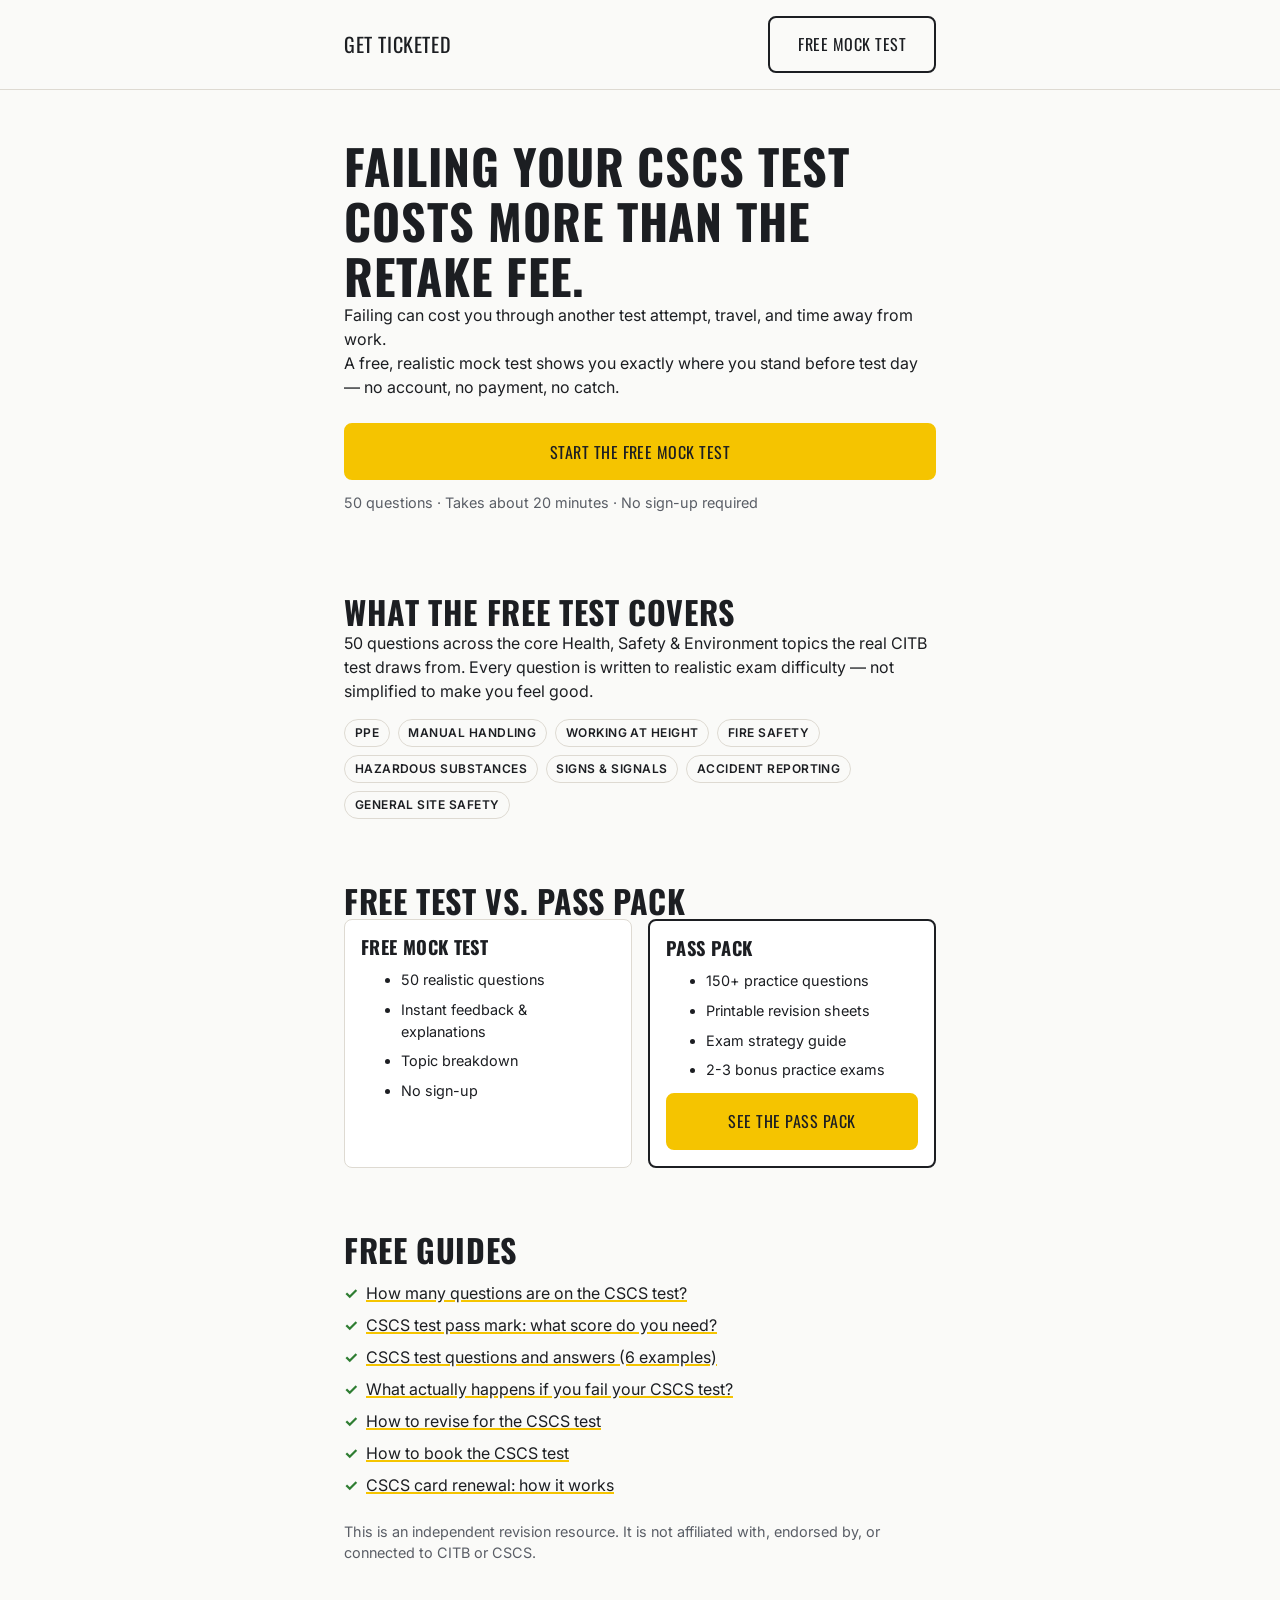
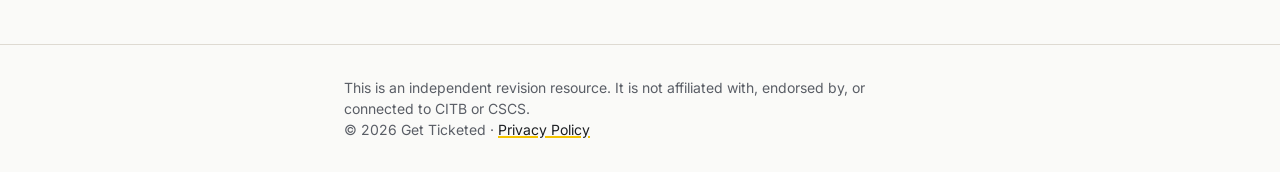
<file: index.html>
<!doctype html>
<html lang="en">
<head>
<meta charset="utf-8">
<meta name="viewport" content="width=device-width, initial-scale=1">
<title>Free CSCS Mock Test — 50 Real Questions | Get Ticketed</title>
<meta name="description" content="Take a free 50-question CSCS/CITB Health, Safety & Environment mock test. Realistic questions, instant feedback, no sign-up required.">
<link rel="canonical" href="/">
<meta property="og:type" content="website">
<meta property="og:url" content="https://getticketed.uk/">
<meta property="og:title" content="Free CSCS Mock Test — 50 Real Questions | Get Ticketed">
<meta property="og:description" content="Take a free 50-question CSCS/CITB Health, Safety & Environment mock test. Realistic questions, instant feedback, no sign-up required.">
<meta property="og:image" content="https://getticketed.uk/images/og-cover.jpg">
<meta name="twitter:card" content="summary_large_image">
<meta name="twitter:title" content="Free CSCS Mock Test — 50 Real Questions | Get Ticketed">
<meta name="twitter:description" content="Take a free 50-question CSCS/CITB Health, Safety & Environment mock test. Realistic questions, instant feedback, no sign-up required.">
<meta name="twitter:image" content="https://getticketed.uk/images/og-cover.jpg">
<link rel="preconnect" href="https://fonts.googleapis.com">
<link rel="preconnect" href="https://fonts.gstatic.com" crossorigin>
<link href="https://fonts.googleapis.com/css2?family=Oswald:wght@500;600;700&family=Inter:wght@400;500;600&display=swap" rel="stylesheet">
<link rel="stylesheet" href="/css/tokens.css">
<link rel="stylesheet" href="/css/base.css">
<link rel="stylesheet" href="/css/components.css">
</head>
<body>
<a class="skip-link" href="#main">Skip to content</a>

<header class="site-header">
  <div class="container site-header__inner">
    <a href="/" class="brand" data-brand-name>Get Ticketed</a>
    <nav aria-label="Primary">
      <a href="/cscs/mock-test.html" class="btn btn-secondary">Free Mock Test</a>
    </nav>
  </div>
</header>

<main id="main">
  <section class="section container hero">
    <h1>Failing your CSCS test costs more than the retake fee.</h1>
    <p data-cost-copy>Failing can cost you through another test attempt, travel, and time away from work.</p>
    <p>A free, realistic mock test shows you exactly where you stand before test day — no account, no payment, no catch.</p>
    <p style="margin-top: var(--space-5);">
      <a href="/cscs/mock-test.html" class="btn btn-primary btn-block">Start the Free Mock Test</a>
    </p>
    <p class="hero__meta" style="margin-top: var(--space-3); color: var(--color-muted); font-size: 0.9rem;">
      50 questions · Takes about 20 minutes · No sign-up required
    </p>
  </section>

  <section class="section section--tight container">
    <h2>What the free test covers</h2>
    <p style="margin-bottom: var(--space-4);">
      50 questions across the core Health, Safety &amp; Environment topics the real CITB test draws from.
      Every question is written to realistic exam difficulty — not simplified to make you feel good.
    </p>
    <div style="display:flex; flex-wrap:wrap; gap: var(--space-2);">
      <span class="pill">PPE</span>
      <span class="pill">Manual Handling</span>
      <span class="pill">Working at Height</span>
      <span class="pill">Fire Safety</span>
      <span class="pill">Hazardous Substances</span>
      <span class="pill">Signs &amp; Signals</span>
      <span class="pill">Accident Reporting</span>
      <span class="pill">General Site Safety</span>
    </div>
  </section>

  <section class="section section--tight container">
    <h2>Free test vs. Pass Pack</h2>
    <div class="compare">
      <div class="compare__col">
        <h3>Free Mock Test</h3>
        <ul>
          <li>50 realistic questions</li>
          <li>Instant feedback &amp; explanations</li>
          <li>Topic breakdown</li>
          <li>No sign-up</li>
        </ul>
      </div>
      <div class="compare__col compare__col--highlight">
        <h3>Pass Pack</h3>
        <ul>
          <li>150+ practice questions</li>
          <li>Printable revision sheets</li>
          <li>Exam strategy guide</li>
          <li>2-3 bonus practice exams</li>
        </ul>
        <p style="margin-top: var(--space-3);">
          <a href="/cscs/guide.html" class="btn btn-primary btn-block">See the Pass Pack</a>
        </p>
      </div>
    </div>
  </section>

  <section class="section section--tight container">
    <h2>Free guides</h2>
    <ul class="feature-list" style="margin-top: var(--space-3);">
      <li><a href="/cscs/how-many-questions-cscs-test.html">How many questions are on the CSCS test?</a></li>
      <li><a href="/cscs/cscs-test-pass-mark.html">CSCS test pass mark: what score do you need?</a></li>
      <li><a href="/cscs/cscs-test-questions-and-answers.html">CSCS test questions and answers (6 examples)</a></li>
      <li><a href="/cscs/what-happens-if-you-fail-your-cscs-test.html">What actually happens if you fail your CSCS test?</a></li>
      <li><a href="/cscs/how-to-revise-for-cscs-test.html">How to revise for the CSCS test</a></li>
      <li><a href="/cscs/how-to-book-cscs-test.html">How to book the CSCS test</a></li>
      <li><a href="/cscs/cscs-card-renewal.html">CSCS card renewal: how it works</a></li>
    </ul>
    <p style="color: var(--color-muted); font-size: 0.9rem; margin-top: var(--space-5);" data-disclaimer>
      This is an independent revision resource. It is not affiliated with, endorsed by, or connected to CITB or CSCS.
    </p>
  </section>
</main>

<footer class="site-footer">
  <div class="container">
    <p class="disclaimer" data-disclaimer>This is an independent revision resource. It is not affiliated with, endorsed by, or connected to CITB or CSCS.</p>
    <p>&copy; <span data-current-year>2026</span> <span data-brand-name>Get Ticketed</span> &middot; <a href="/privacy.html">Privacy Policy</a></p>
  </div>
</footer>

<script src="/js/config.js"></script>
<script src="/js/site.js"></script>
</body>
</html>
</file>
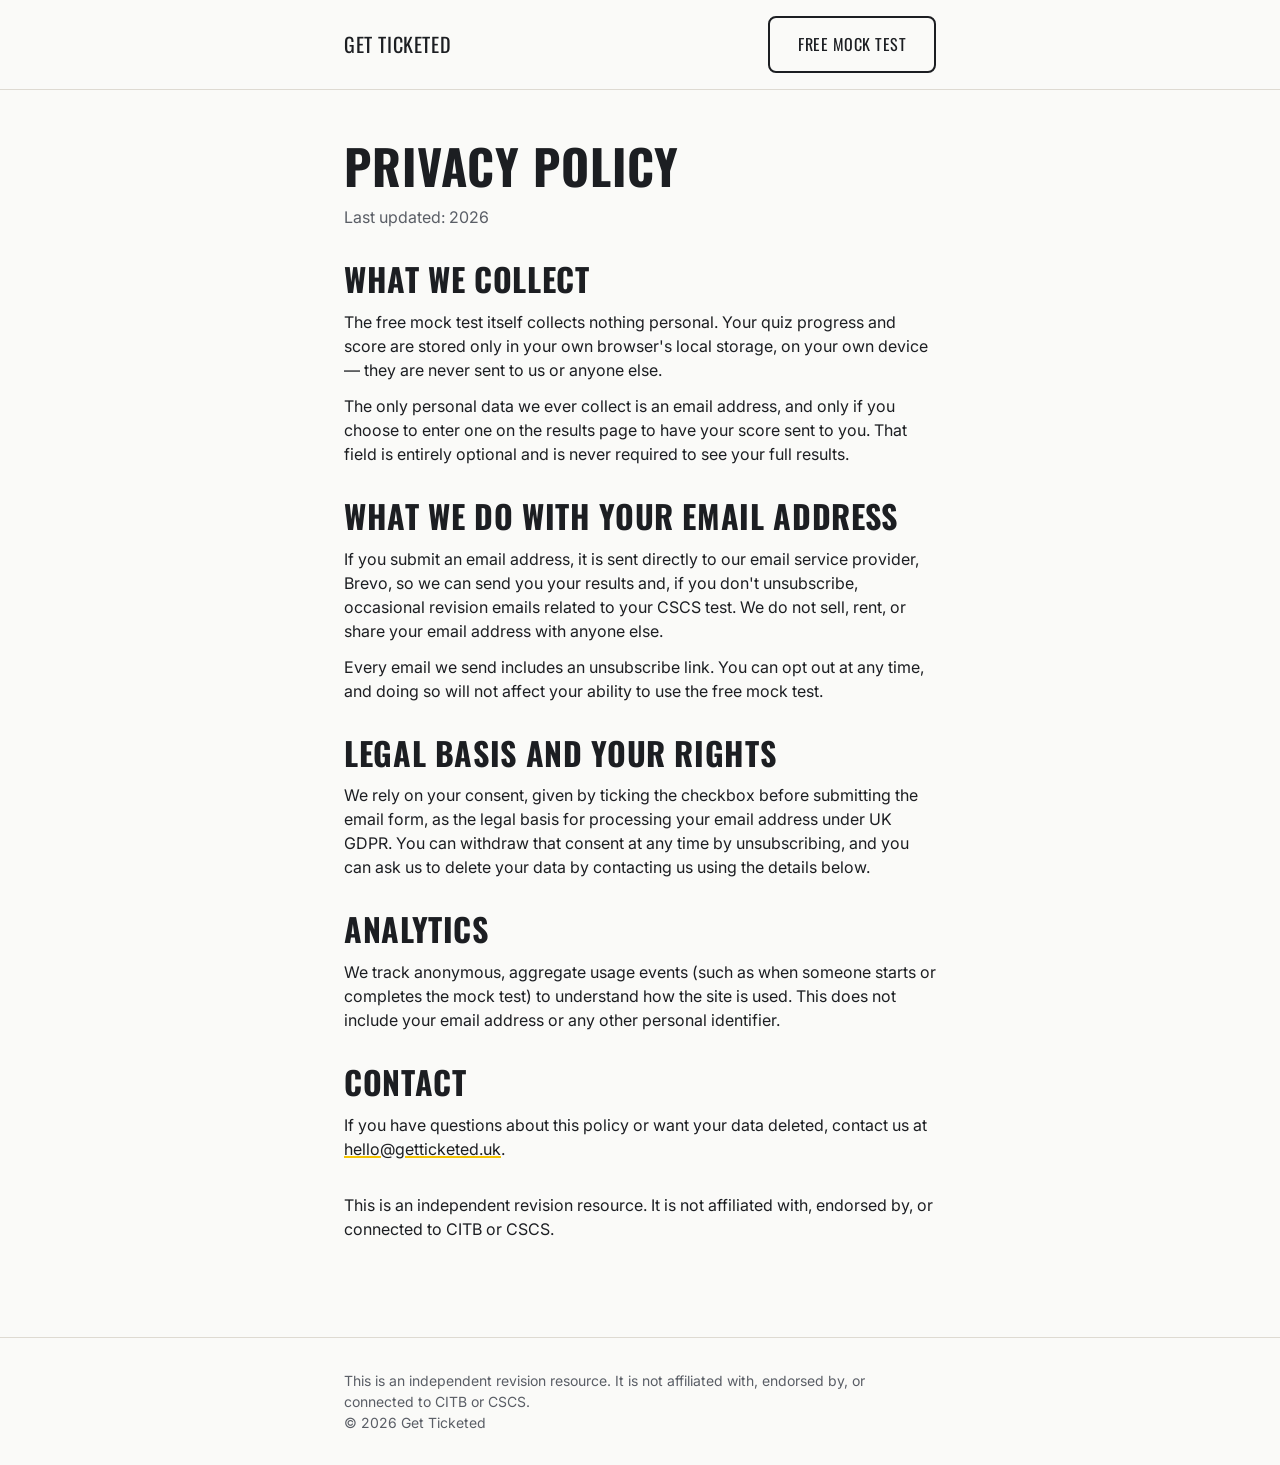
<file: privacy.html>
<!doctype html>
<html lang="en">
<head>
<meta charset="utf-8">
<meta name="viewport" content="width=device-width, initial-scale=1">
<title>Privacy Policy | Get Ticketed</title>
<meta name="description" content="How Get Ticketed handles your data, including the optional email address you can provide on the mock test results page.">
<link rel="canonical" href="/privacy.html">
<link rel="preconnect" href="https://fonts.googleapis.com">
<link rel="preconnect" href="https://fonts.gstatic.com" crossorigin>
<link href="https://fonts.googleapis.com/css2?family=Oswald:wght@500;600;700&family=Inter:wght@400;500;600&display=swap" rel="stylesheet">
<link rel="stylesheet" href="/css/tokens.css">
<link rel="stylesheet" href="/css/base.css">
<link rel="stylesheet" href="/css/components.css">
</head>
<body>
<a class="skip-link" href="#main">Skip to content</a>

<header class="site-header">
  <div class="container site-header__inner">
    <a href="/" class="brand" data-brand-name>Get Ticketed</a>
    <nav aria-label="Primary">
      <a href="/cscs/mock-test.html" class="btn btn-secondary">Free Mock Test</a>
    </nav>
  </div>
</header>

<main id="main">
  <article class="section container">
    <h1>Privacy Policy</h1>
    <p style="margin-top: var(--space-3); color: var(--color-muted);">Last updated: <span data-current-year>2026</span></p>

    <h2 style="margin-top: var(--space-6);">What we collect</h2>
    <p style="margin-top: var(--space-3);">
      The free mock test itself collects nothing personal. Your quiz progress and score are stored only in your
      own browser's local storage, on your own device — they are never sent to us or anyone else.
    </p>
    <p style="margin-top: var(--space-3);">
      The only personal data we ever collect is an email address, and only if you choose to enter one on the
      results page to have your score sent to you. That field is entirely optional and is never required to see
      your full results.
    </p>

    <h2 style="margin-top: var(--space-6);">What we do with your email address</h2>
    <p style="margin-top: var(--space-3);">
      If you submit an email address, it is sent directly to our email service provider, Brevo, so we can send
      you your results and, if you don't unsubscribe, occasional revision emails related to your CSCS test. We do
      not sell, rent, or share your email address with anyone else.
    </p>
    <p style="margin-top: var(--space-3);">
      Every email we send includes an unsubscribe link. You can opt out at any time, and doing so will not affect
      your ability to use the free mock test.
    </p>

    <h2 style="margin-top: var(--space-6);">Legal basis and your rights</h2>
    <p style="margin-top: var(--space-3);">
      We rely on your consent, given by ticking the checkbox before submitting the email form, as the legal basis
      for processing your email address under UK GDPR. You can withdraw that consent at any time by unsubscribing,
      and you can ask us to delete your data by contacting us using the details below.
    </p>

    <h2 style="margin-top: var(--space-6);">Analytics</h2>
    <p style="margin-top: var(--space-3);">
      We track anonymous, aggregate usage events (such as when someone starts or completes the mock test) to
      understand how the site is used. This does not include your email address or any other personal identifier.
    </p>

    <h2 style="margin-top: var(--space-6);">Contact</h2>
    <p style="margin-top: var(--space-3);">
      If you have questions about this policy or want your data deleted, contact us at
      <a href="mailto:hello@getticketed.uk">hello@getticketed.uk</a>.
    </p>

    <p style="margin-top: var(--space-6);" data-disclaimer>This is an independent revision resource. It is not affiliated with, endorsed by, or connected to CITB or CSCS.</p>
  </article>
</main>

<footer class="site-footer">
  <div class="container">
    <p class="disclaimer" data-disclaimer>This is an independent revision resource. It is not affiliated with, endorsed by, or connected to CITB or CSCS.</p>
    <p>&copy; <span data-current-year>2026</span> <span data-brand-name>Get Ticketed</span></p>
  </div>
</footer>

<script src="/js/config.js"></script>
<script src="/js/site.js"></script>
</body>
</html>
</file>
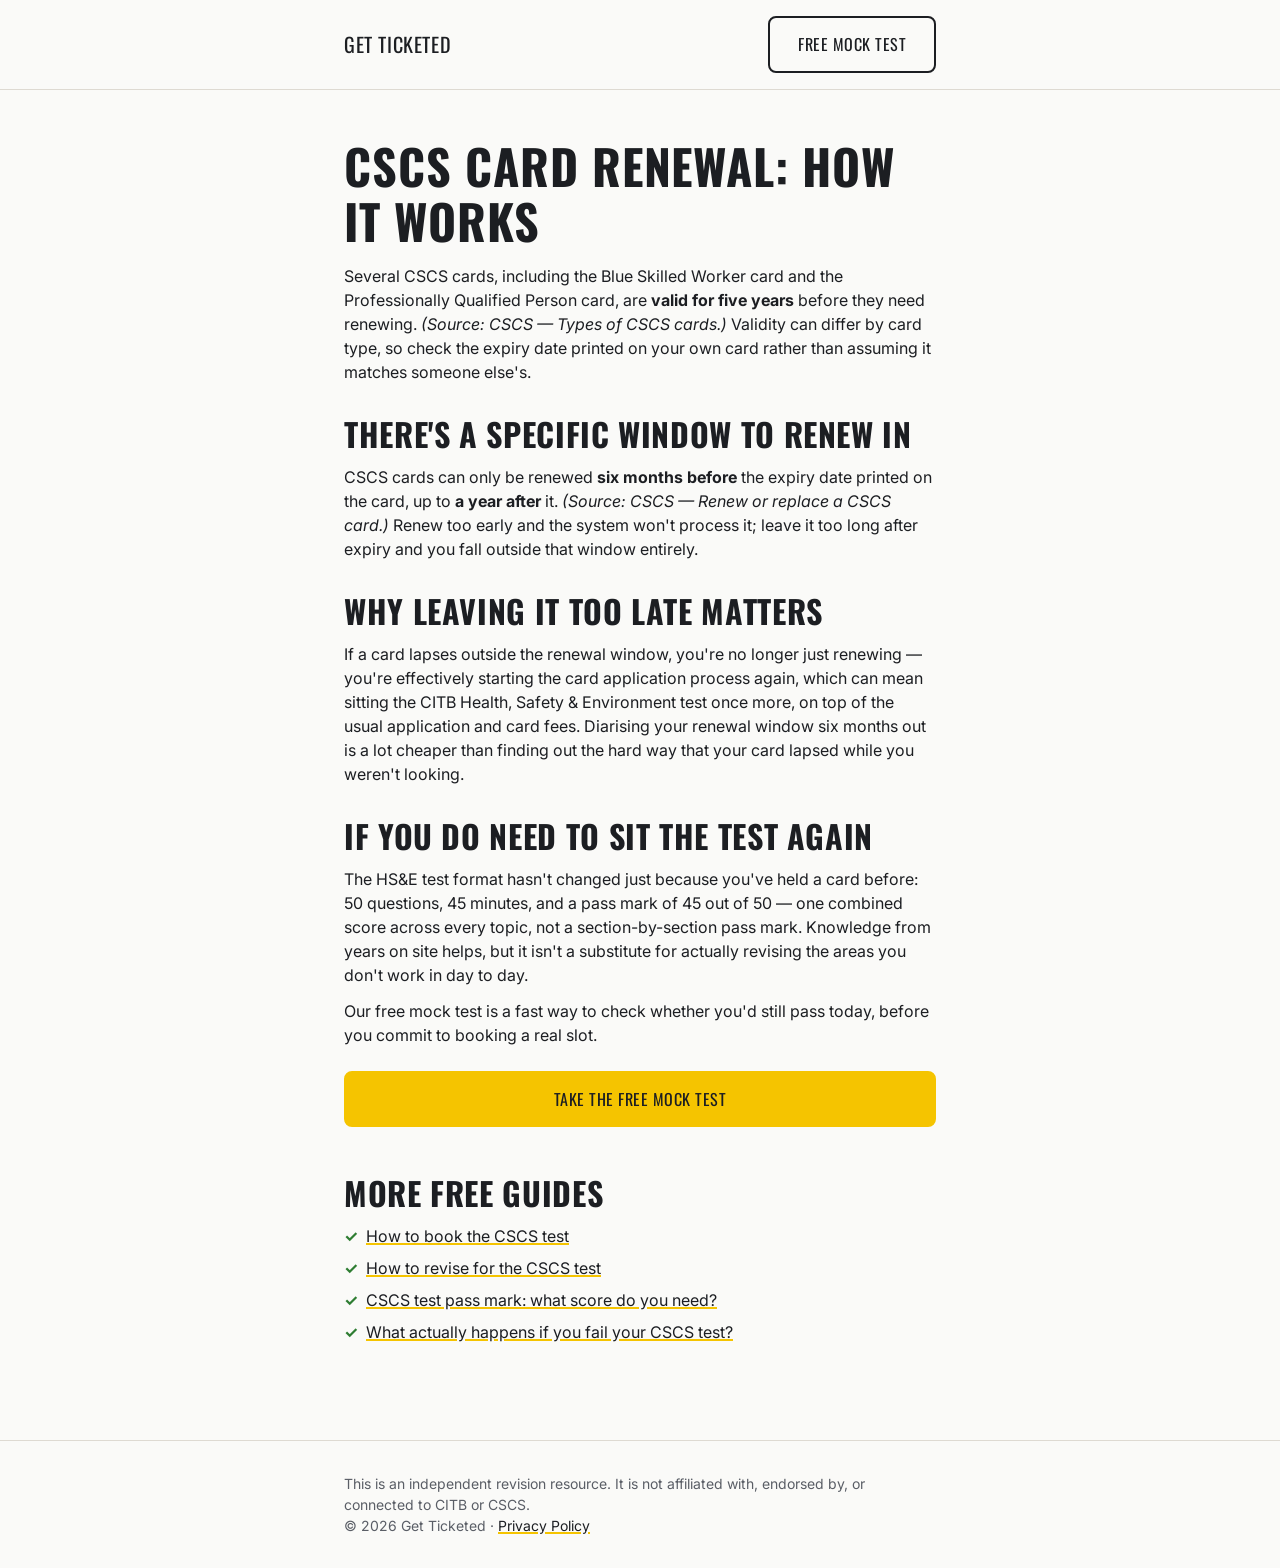
<file: cscs/cscs-card-renewal.html>
<!doctype html>
<html lang="en">
<head>
<meta charset="utf-8">
<meta name="viewport" content="width=device-width, initial-scale=1">
<title>CSCS Card Renewal: How It Works | Get Ticketed</title>
<meta name="description" content="When you can renew a CSCS card, how long cards are valid for, and why leaving it too late can mean sitting the CITB test again.">
<link rel="canonical" href="/cscs/cscs-card-renewal.html">
<meta property="og:type" content="article">
<meta property="og:url" content="https://getticketed.uk/cscs/cscs-card-renewal.html">
<meta property="og:title" content="CSCS Card Renewal: How It Works | Get Ticketed">
<meta property="og:description" content="When you can renew a CSCS card, how long cards are valid for, and why leaving it too late can mean sitting the CITB test again.">
<meta property="og:image" content="https://getticketed.uk/images/og-cover.jpg">
<meta name="twitter:card" content="summary_large_image">
<meta name="twitter:title" content="CSCS Card Renewal: How It Works | Get Ticketed">
<meta name="twitter:description" content="When you can renew a CSCS card, how long cards are valid for, and why leaving it too late can mean sitting the CITB test again.">
<meta name="twitter:image" content="https://getticketed.uk/images/og-cover.jpg">
<link rel="preconnect" href="https://fonts.googleapis.com">
<link rel="preconnect" href="https://fonts.gstatic.com" crossorigin>
<link href="https://fonts.googleapis.com/css2?family=Oswald:wght@500;600;700&family=Inter:wght@400;500;600&display=swap" rel="stylesheet">
<link rel="stylesheet" href="/css/tokens.css">
<link rel="stylesheet" href="/css/base.css">
<link rel="stylesheet" href="/css/components.css">
</head>
<body>
<a class="skip-link" href="#main">Skip to content</a>

<header class="site-header">
  <div class="container site-header__inner">
    <a href="/" class="brand" data-brand-name>Get Ticketed</a>
    <nav aria-label="Primary">
      <a href="/cscs/mock-test.html" class="btn btn-secondary">Free Mock Test</a>
    </nav>
  </div>
</header>

<main id="main">
  <article class="section container">
    <h1>CSCS Card Renewal: How It Works</h1>

    <p style="margin-top: var(--space-4);">
      Several CSCS cards, including the Blue Skilled Worker card and the Professionally Qualified Person card, are
      <strong>valid for five years</strong> before they need renewing. <em>(Source: CSCS — Types of CSCS cards.)</em>
      Validity can differ by card type, so check the expiry date printed on your own card rather than assuming
      it matches someone else's.
    </p>

    <h2 style="margin-top: var(--space-6);">There's a specific window to renew in</h2>
    <p style="margin-top: var(--space-3);">
      CSCS cards can only be renewed <strong>six months before</strong> the expiry date printed on the card, up to
      <strong>a year after</strong> it. <em>(Source: CSCS — Renew or replace a CSCS card.)</em> Renew too early and
      the system won't process it; leave it too long after expiry and you fall outside that window entirely.
    </p>

    <h2 style="margin-top: var(--space-6);">Why leaving it too late matters</h2>
    <p style="margin-top: var(--space-3);">
      If a card lapses outside the renewal window, you're no longer just renewing — you're effectively starting
      the card application process again, which can mean sitting the CITB Health, Safety &amp; Environment test
      once more, on top of the usual application and card fees. Diarising your renewal window six months out is a
      lot cheaper than finding out the hard way that your card lapsed while you weren't looking.
    </p>

    <h2 style="margin-top: var(--space-6);">If you do need to sit the test again</h2>
    <p style="margin-top: var(--space-3);">
      The HS&amp;E test format hasn't changed just because you've held a card before: 50 questions, 45 minutes,
      and a pass mark of 45 out of 50 — one combined score across every topic, not a section-by-section pass mark.
      Knowledge from years on site helps, but it isn't a substitute for actually revising the areas you don't work
      in day to day.
    </p>
    <p style="margin-top: var(--space-3);">
      Our free mock test is a fast way to check whether you'd still pass today, before you commit to booking a
      real slot.
    </p>

    <p style="margin-top: var(--space-5);">
      <a href="/cscs/mock-test.html" class="btn btn-primary btn-block">Take the Free Mock Test</a>
    </p>

    <h2 style="margin-top: var(--space-7);">More free guides</h2>
    <ul class="feature-list" style="margin-top: var(--space-3);">
      <li><a href="/cscs/how-to-book-cscs-test.html">How to book the CSCS test</a></li>
      <li><a href="/cscs/how-to-revise-for-cscs-test.html">How to revise for the CSCS test</a></li>
      <li><a href="/cscs/cscs-test-pass-mark.html">CSCS test pass mark: what score do you need?</a></li>
      <li><a href="/cscs/what-happens-if-you-fail-your-cscs-test.html">What actually happens if you fail your CSCS test?</a></li>
    </ul>
  </article>
</main>

<footer class="site-footer">
  <div class="container">
    <p class="disclaimer" data-disclaimer>This is an independent revision resource. It is not affiliated with, endorsed by, or connected to CITB or CSCS.</p>
    <p>&copy; <span data-current-year>2026</span> <span data-brand-name>Get Ticketed</span> &middot; <a href="/privacy.html">Privacy Policy</a></p>
  </div>
</footer>

<script src="/js/config.js"></script>
<script src="/js/site.js"></script>
</body>
</html>
</file>
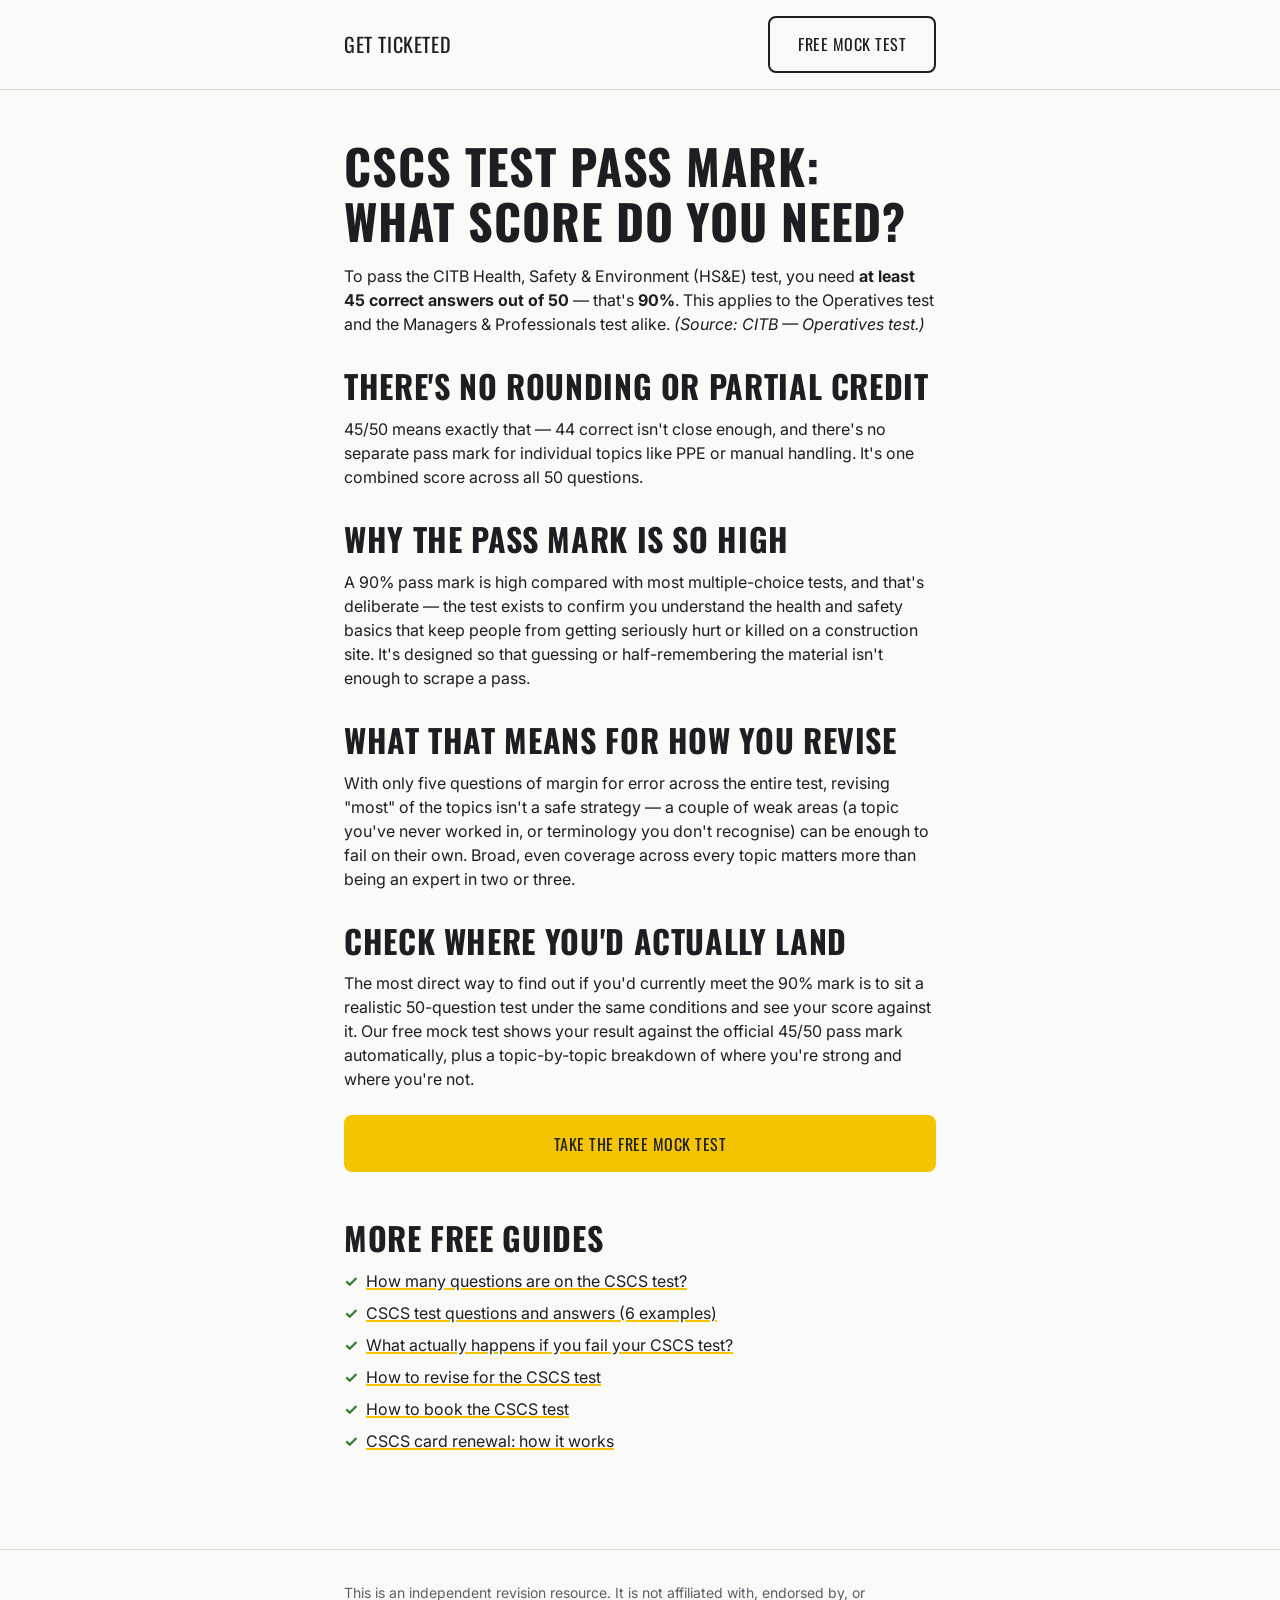
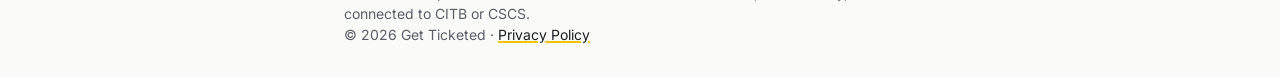
<file: cscs/cscs-test-pass-mark.html>
<!doctype html>
<html lang="en">
<head>
<meta charset="utf-8">
<meta name="viewport" content="width=device-width, initial-scale=1">
<title>CSCS Test Pass Mark: What Score Do You Need? | Get Ticketed</title>
<meta name="description" content="The CITB HS&E test pass mark is 45 out of 50 (90%). Here's what that means in practice, why it's set so high, and how to check if you'd meet it.">
<link rel="canonical" href="/cscs/cscs-test-pass-mark.html">
<meta property="og:type" content="article">
<meta property="og:url" content="https://getticketed.uk/cscs/cscs-test-pass-mark.html">
<meta property="og:title" content="CSCS Test Pass Mark: What Score Do You Need? | Get Ticketed">
<meta property="og:description" content="The CITB HS&E test pass mark is 45 out of 50 (90%). Here's what that means in practice, why it's set so high, and how to check if you'd meet it.">
<meta property="og:image" content="https://getticketed.uk/images/og-cover.jpg">
<meta name="twitter:card" content="summary_large_image">
<meta name="twitter:title" content="CSCS Test Pass Mark: What Score Do You Need? | Get Ticketed">
<meta name="twitter:description" content="The CITB HS&E test pass mark is 45 out of 50 (90%). Here's what that means in practice, why it's set so high, and how to check if you'd meet it.">
<meta name="twitter:image" content="https://getticketed.uk/images/og-cover.jpg">
<link rel="preconnect" href="https://fonts.googleapis.com">
<link rel="preconnect" href="https://fonts.gstatic.com" crossorigin>
<link href="https://fonts.googleapis.com/css2?family=Oswald:wght@500;600;700&family=Inter:wght@400;500;600&display=swap" rel="stylesheet">
<link rel="stylesheet" href="/css/tokens.css">
<link rel="stylesheet" href="/css/base.css">
<link rel="stylesheet" href="/css/components.css">
</head>
<body>
<a class="skip-link" href="#main">Skip to content</a>

<header class="site-header">
  <div class="container site-header__inner">
    <a href="/" class="brand" data-brand-name>Get Ticketed</a>
    <nav aria-label="Primary">
      <a href="/cscs/mock-test.html" class="btn btn-secondary">Free Mock Test</a>
    </nav>
  </div>
</header>

<main id="main">
  <article class="section container">
    <h1>CSCS Test Pass Mark: What Score Do You Need?</h1>

    <p style="margin-top: var(--space-4);">
      To pass the CITB Health, Safety &amp; Environment (HS&amp;E) test, you need <strong>at least 45 correct answers
      out of 50</strong> — that's <strong>90%</strong>. This applies to the Operatives test and the Managers &amp;
      Professionals test alike. <em>(Source: CITB — Operatives test.)</em>
    </p>

    <h2 style="margin-top: var(--space-6);">There's no rounding or partial credit</h2>
    <p style="margin-top: var(--space-3);">
      45/50 means exactly that — 44 correct isn't close enough, and there's no separate pass mark for individual
      topics like PPE or manual handling. It's one combined score across all 50 questions.
    </p>

    <h2 style="margin-top: var(--space-6);">Why the pass mark is so high</h2>
    <p style="margin-top: var(--space-3);">
      A 90% pass mark is high compared with most multiple-choice tests, and that's deliberate — the test exists to
      confirm you understand the health and safety basics that keep people from getting seriously hurt or killed on
      a construction site. It's designed so that guessing or half-remembering the material isn't enough to scrape a
      pass.
    </p>

    <h2 style="margin-top: var(--space-6);">What that means for how you revise</h2>
    <p style="margin-top: var(--space-3);">
      With only five questions of margin for error across the entire test, revising "most" of the topics isn't a
      safe strategy — a couple of weak areas (a topic you've never worked in, or terminology you don't recognise)
      can be enough to fail on their own. Broad, even coverage across every topic matters more than being an expert
      in two or three.
    </p>

    <h2 style="margin-top: var(--space-6);">Check where you'd actually land</h2>
    <p style="margin-top: var(--space-3);">
      The most direct way to find out if you'd currently meet the 90% mark is to sit a realistic 50-question test
      under the same conditions and see your score against it. Our free mock test shows your result against the
      official 45/50 pass mark automatically, plus a topic-by-topic breakdown of where you're strong and where
      you're not.
    </p>

    <p style="margin-top: var(--space-5);">
      <a href="/cscs/mock-test.html" class="btn btn-primary btn-block">Take the Free Mock Test</a>
    </p>

    <h2 style="margin-top: var(--space-7);">More free guides</h2>
    <ul class="feature-list" style="margin-top: var(--space-3);">
      <li><a href="/cscs/how-many-questions-cscs-test.html">How many questions are on the CSCS test?</a></li>
      <li><a href="/cscs/cscs-test-questions-and-answers.html">CSCS test questions and answers (6 examples)</a></li>
      <li><a href="/cscs/what-happens-if-you-fail-your-cscs-test.html">What actually happens if you fail your CSCS test?</a></li>
      <li><a href="/cscs/how-to-revise-for-cscs-test.html">How to revise for the CSCS test</a></li>
      <li><a href="/cscs/how-to-book-cscs-test.html">How to book the CSCS test</a></li>
      <li><a href="/cscs/cscs-card-renewal.html">CSCS card renewal: how it works</a></li>
    </ul>
  </article>
</main>

<footer class="site-footer">
  <div class="container">
    <p class="disclaimer" data-disclaimer>This is an independent revision resource. It is not affiliated with, endorsed by, or connected to CITB or CSCS.</p>
    <p>&copy; <span data-current-year>2026</span> <span data-brand-name>Get Ticketed</span> &middot; <a href="/privacy.html">Privacy Policy</a></p>
  </div>
</footer>

<script src="/js/config.js"></script>
<script src="/js/site.js"></script>
</body>
</html>
</file>
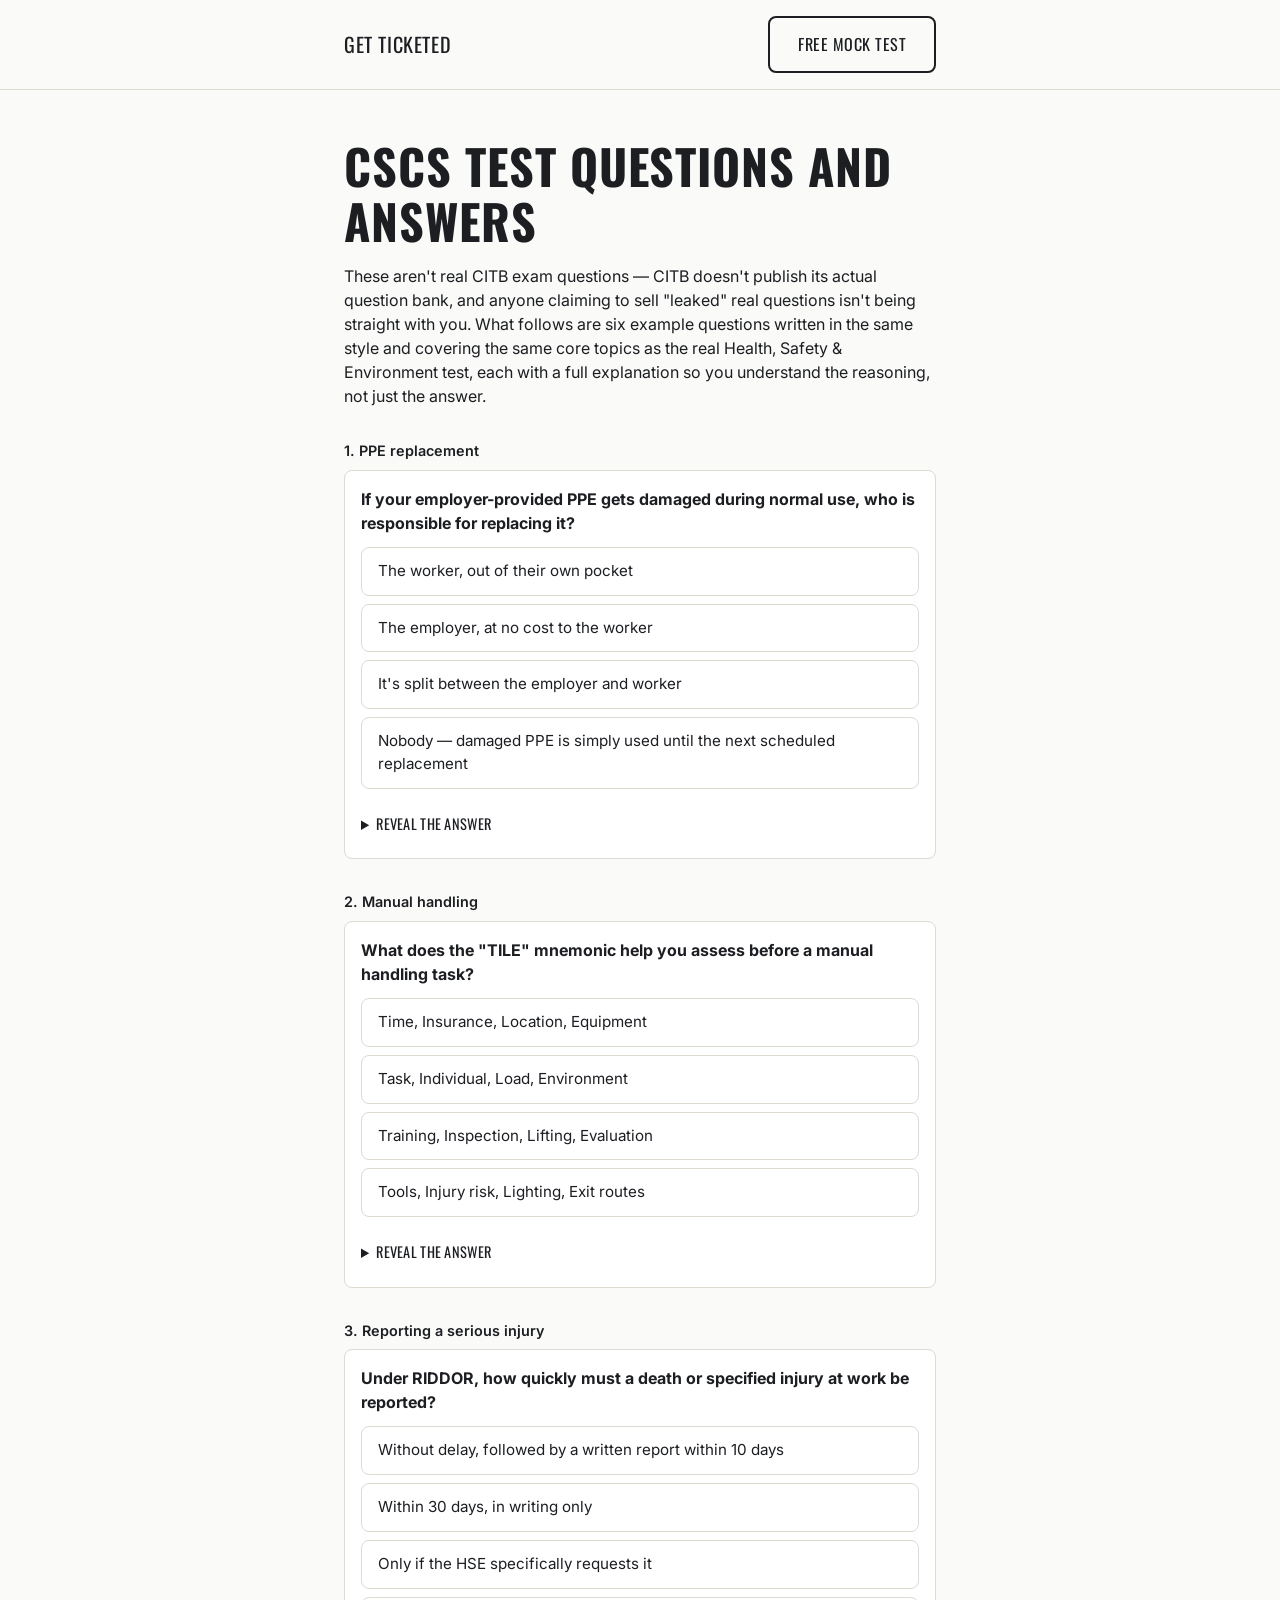
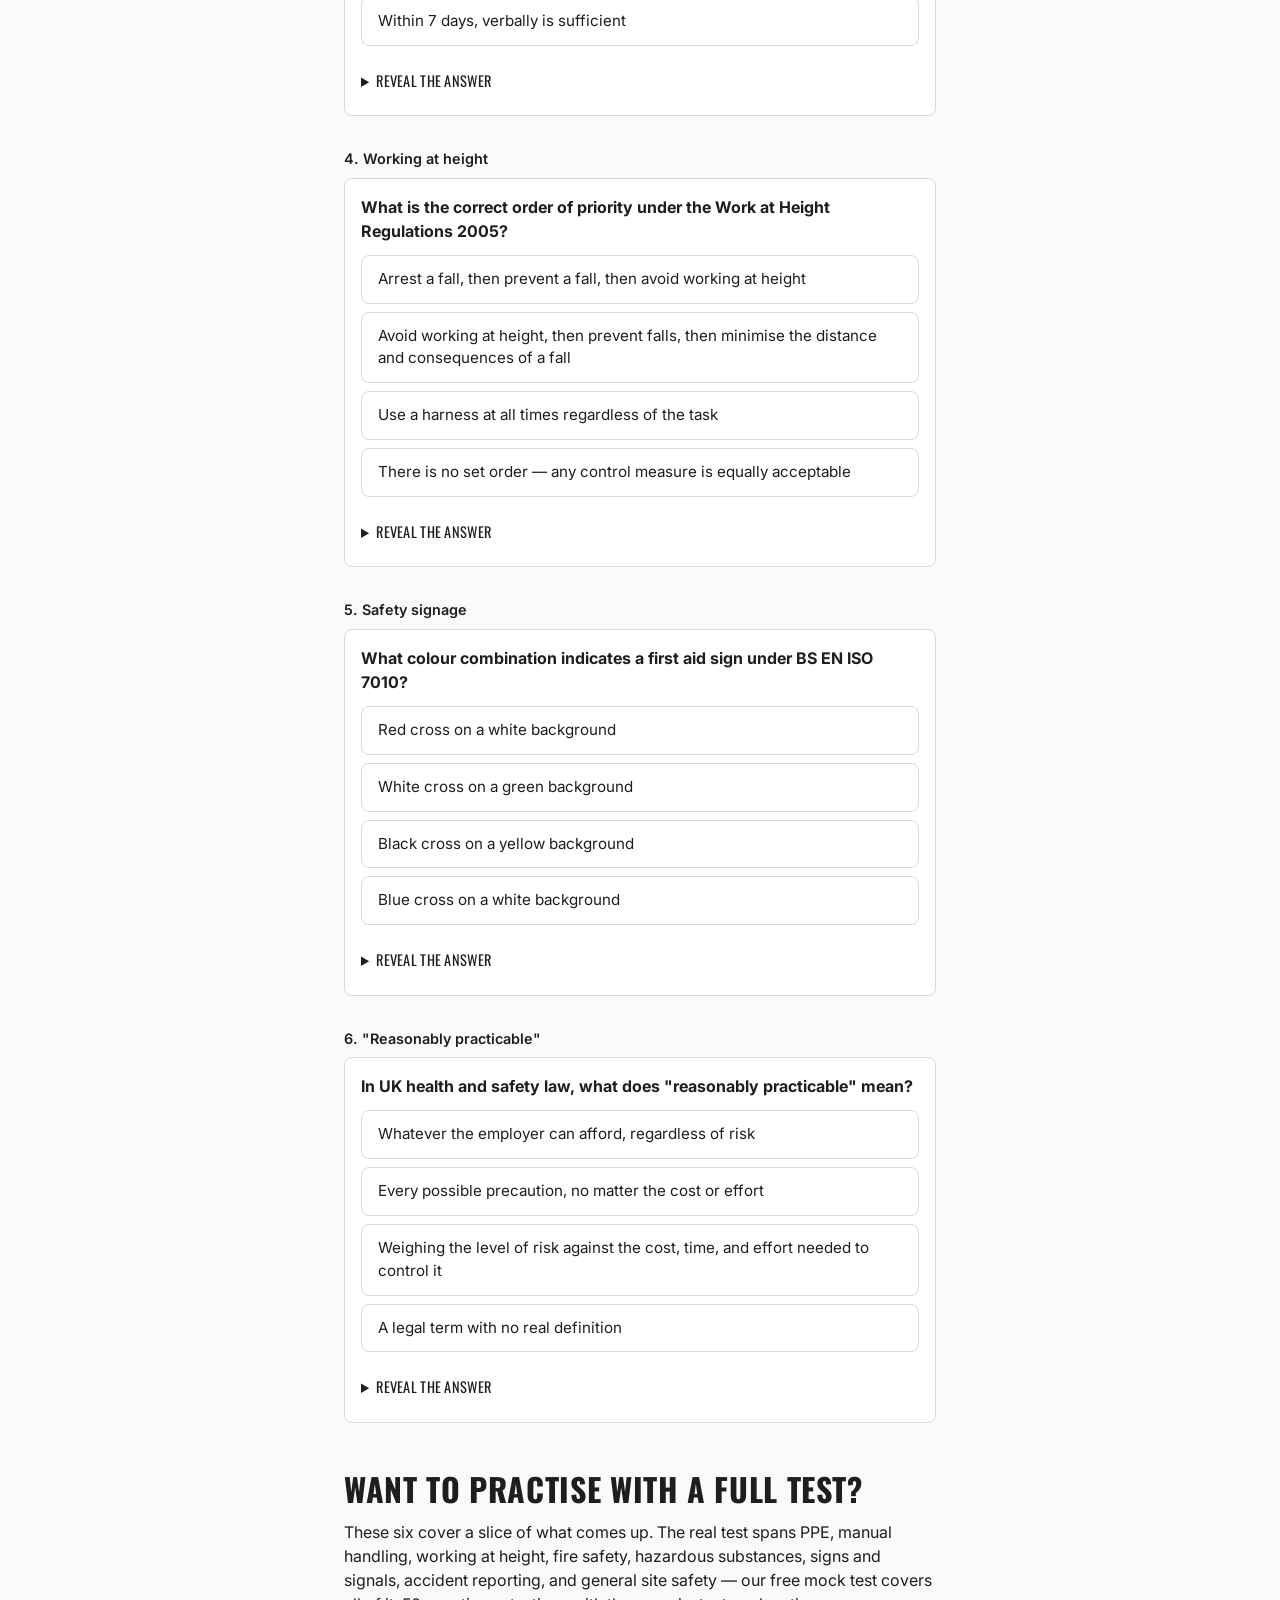
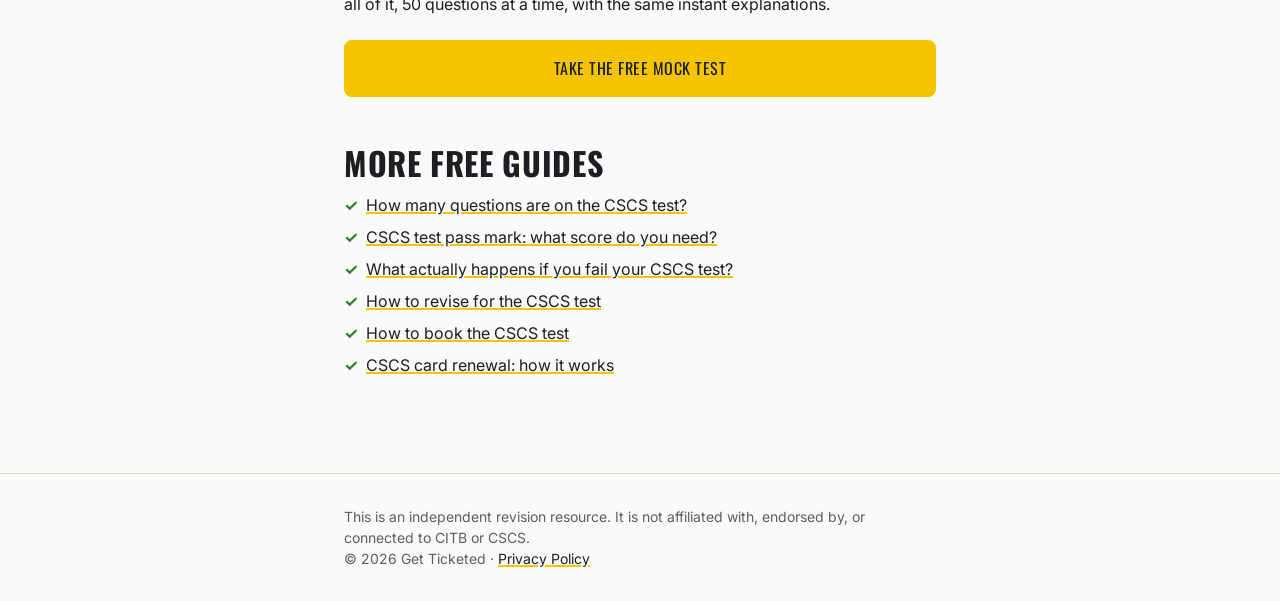
<file: cscs/cscs-test-questions-and-answers.html>
<!doctype html>
<html lang="en">
<head>
<meta charset="utf-8">
<meta name="viewport" content="width=device-width, initial-scale=1">
<title>CSCS Test Questions and Answers: 6 Example Questions | Get Ticketed</title>
<meta name="description" content="Six example CSCS/CITB Health, Safety & Environment test questions with full answers and explanations, covering PPE, manual handling, RIDDOR, working at height, and more.">
<link rel="canonical" href="/cscs/cscs-test-questions-and-answers.html">
<meta property="og:type" content="article">
<meta property="og:url" content="https://getticketed.uk/cscs/cscs-test-questions-and-answers.html">
<meta property="og:title" content="CSCS Test Questions and Answers: 6 Example Questions | Get Ticketed">
<meta property="og:description" content="Six example CSCS/CITB Health, Safety & Environment test questions with full answers and explanations, covering PPE, manual handling, RIDDOR, working at height, and more.">
<meta property="og:image" content="https://getticketed.uk/images/og-cover.jpg">
<meta name="twitter:card" content="summary_large_image">
<meta name="twitter:title" content="CSCS Test Questions and Answers: 6 Example Questions | Get Ticketed">
<meta name="twitter:description" content="Six example CSCS/CITB Health, Safety & Environment test questions with full answers and explanations, covering PPE, manual handling, RIDDOR, working at height, and more.">
<meta name="twitter:image" content="https://getticketed.uk/images/og-cover.jpg">
<link rel="preconnect" href="https://fonts.googleapis.com">
<link rel="preconnect" href="https://fonts.gstatic.com" crossorigin>
<link href="https://fonts.googleapis.com/css2?family=Oswald:wght@500;600;700&family=Inter:wght@400;500;600&display=swap" rel="stylesheet">
<link rel="stylesheet" href="/css/tokens.css">
<link rel="stylesheet" href="/css/base.css">
<link rel="stylesheet" href="/css/components.css">
</head>
<body>
<a class="skip-link" href="#main">Skip to content</a>

<header class="site-header">
  <div class="container site-header__inner">
    <a href="/" class="brand" data-brand-name>Get Ticketed</a>
    <nav aria-label="Primary">
      <a href="/cscs/mock-test.html" class="btn btn-secondary">Free Mock Test</a>
    </nav>
  </div>
</header>

<main id="main">
  <article class="section container">
    <h1>CSCS Test Questions and Answers</h1>

    <p style="margin-top: var(--space-4);">
      These aren't real CITB exam questions — CITB doesn't publish its actual question bank, and anyone claiming to
      sell "leaked" real questions isn't being straight with you. What follows are six example questions written in
      the same style and covering the same core topics as the real Health, Safety &amp; Environment test, each with
      a full explanation so you understand the reasoning, not just the answer.
    </p>

    <p class="field-label" style="margin-top: var(--space-6); margin-bottom: var(--space-2);">1. PPE replacement</p>
    <div class="sample-question">
      <p><strong>If your employer-provided PPE gets damaged during normal use, who is responsible for replacing it?</strong></p>
      <ul class="sample-question__options">
        <li>The worker, out of their own pocket</li>
        <li>The employer, at no cost to the worker</li>
        <li>It's split between the employer and worker</li>
        <li>Nobody — damaged PPE is simply used until the next scheduled replacement</li>
      </ul>
      <details>
        <summary>Reveal the answer</summary>
        <div class="sample-question__answer">
          <strong>The employer, at no cost to the worker.</strong>
          <p style="margin-top: var(--space-2);">
            Under the PPE at Work Regulations 1992, employers must provide suitable PPE free of charge, and that
            duty includes replacing it when it's lost, damaged, or worn out from normal use.
          </p>
        </div>
      </details>
    </div>

    <p class="field-label" style="margin-top: var(--space-6); margin-bottom: var(--space-2);">2. Manual handling</p>
    <div class="sample-question">
      <p><strong>What does the "TILE" mnemonic help you assess before a manual handling task?</strong></p>
      <ul class="sample-question__options">
        <li>Time, Insurance, Location, Equipment</li>
        <li>Task, Individual, Load, Environment</li>
        <li>Training, Inspection, Lifting, Evaluation</li>
        <li>Tools, Injury risk, Lighting, Exit routes</li>
      </ul>
      <details>
        <summary>Reveal the answer</summary>
        <div class="sample-question__answer">
          <strong>Task, Individual, Load, Environment.</strong>
          <p style="margin-top: var(--space-2);">
            TILE comes from the Manual Handling Operations Regulations 1992. It's a simple framework for assessing
            a lift before you do it: what the task involves, whether the individual is capable of it safely, how
            awkward or heavy the load is, and what the environment (space, floor, lighting) is like.
          </p>
        </div>
      </details>
    </div>

    <p class="field-label" style="margin-top: var(--space-6); margin-bottom: var(--space-2);">3. Reporting a serious injury</p>
    <div class="sample-question">
      <p><strong>Under RIDDOR, how quickly must a death or specified injury at work be reported?</strong></p>
      <ul class="sample-question__options">
        <li>Without delay, followed by a written report within 10 days</li>
        <li>Within 30 days, in writing only</li>
        <li>Only if the HSE specifically requests it</li>
        <li>Within 7 days, verbally is sufficient</li>
      </ul>
      <details>
        <summary>Reveal the answer</summary>
        <div class="sample-question__answer">
          <strong>Without delay, followed by a written report within 10 days.</strong>
          <p style="margin-top: var(--space-2);">
            RIDDOR (the Reporting of Injuries, Diseases and Dangerous Occurrences Regulations) requires deaths and
            specified injuries to be reported to the HSE without delay, with a written follow-up report due within
            10 days. Over-7-day injuries have a longer window — 15 days.
          </p>
        </div>
      </details>
    </div>

    <p class="field-label" style="margin-top: var(--space-6); margin-bottom: var(--space-2);">4. Working at height</p>
    <div class="sample-question">
      <p><strong>What is the correct order of priority under the Work at Height Regulations 2005?</strong></p>
      <ul class="sample-question__options">
        <li>Arrest a fall, then prevent a fall, then avoid working at height</li>
        <li>Avoid working at height, then prevent falls, then minimise the distance and consequences of a fall</li>
        <li>Use a harness at all times regardless of the task</li>
        <li>There is no set order — any control measure is equally acceptable</li>
      </ul>
      <details>
        <summary>Reveal the answer</summary>
        <div class="sample-question__answer">
          <strong>Avoid working at height, then prevent falls, then minimise the distance and consequences of a fall.</strong>
          <p style="margin-top: var(--space-2);">
            This is the hierarchy of control for work at height: first ask whether the work at height can be
            avoided entirely, then use collective measures to prevent a fall (like guardrails), and only fall back
            on minimising the distance and consequences of a fall (like fall-arrest systems) when the first two
            aren't reasonably practicable. Restraint is always preferred over arrest.
          </p>
        </div>
      </details>
    </div>

    <p class="field-label" style="margin-top: var(--space-6); margin-bottom: var(--space-2);">5. Safety signage</p>
    <div class="sample-question">
      <p><strong>What colour combination indicates a first aid sign under BS EN ISO 7010?</strong></p>
      <ul class="sample-question__options">
        <li>Red cross on a white background</li>
        <li>White cross on a green background</li>
        <li>Black cross on a yellow background</li>
        <li>Blue cross on a white background</li>
      </ul>
      <details>
        <summary>Reveal the answer</summary>
        <div class="sample-question__answer">
          <strong>White cross on a green background.</strong>
          <p style="margin-top: var(--space-2);">
            Green background signs indicate safe conditions or emergency escape/first aid facilities. First aid
            specifically uses a white cross on green (BS EN ISO 7010:2012, sign E003) — not red, which is reserved
            for prohibition signs.
          </p>
        </div>
      </details>
    </div>

    <p class="field-label" style="margin-top: var(--space-6); margin-bottom: var(--space-2);">6. "Reasonably practicable"</p>
    <div class="sample-question">
      <p><strong>In UK health and safety law, what does "reasonably practicable" mean?</strong></p>
      <ul class="sample-question__options">
        <li>Whatever the employer can afford, regardless of risk</li>
        <li>Every possible precaution, no matter the cost or effort</li>
        <li>Weighing the level of risk against the cost, time, and effort needed to control it</li>
        <li>A legal term with no real definition</li>
      </ul>
      <details>
        <summary>Reveal the answer</summary>
        <div class="sample-question__answer">
          <strong>Weighing the level of risk against the cost, time, and effort needed to control it.</strong>
          <p style="margin-top: var(--space-2);">
            This is the standard used throughout UK health and safety law (including the Health and Safety at Work
            etc. Act 1974). It's not "do everything possible" and it's not "do the cheapest thing" — it's a balance,
            often described as reducing risk to a level that is "as low as reasonably practicable" (ALARP).
          </p>
        </div>
      </details>
    </div>

    <h2 style="margin-top: var(--space-7);">Want to practise with a full test?</h2>
    <p style="margin-top: var(--space-3);">
      These six cover a slice of what comes up. The real test spans PPE, manual handling, working at height, fire
      safety, hazardous substances, signs and signals, accident reporting, and general site safety — our free mock
      test covers all of it, 50 questions at a time, with the same instant explanations.
    </p>

    <p style="margin-top: var(--space-5);">
      <a href="/cscs/mock-test.html" class="btn btn-primary btn-block">Take the Free Mock Test</a>
    </p>

    <h2 style="margin-top: var(--space-7);">More free guides</h2>
    <ul class="feature-list" style="margin-top: var(--space-3);">
      <li><a href="/cscs/how-many-questions-cscs-test.html">How many questions are on the CSCS test?</a></li>
      <li><a href="/cscs/cscs-test-pass-mark.html">CSCS test pass mark: what score do you need?</a></li>
      <li><a href="/cscs/what-happens-if-you-fail-your-cscs-test.html">What actually happens if you fail your CSCS test?</a></li>
      <li><a href="/cscs/how-to-revise-for-cscs-test.html">How to revise for the CSCS test</a></li>
      <li><a href="/cscs/how-to-book-cscs-test.html">How to book the CSCS test</a></li>
      <li><a href="/cscs/cscs-card-renewal.html">CSCS card renewal: how it works</a></li>
    </ul>
  </article>
</main>

<footer class="site-footer">
  <div class="container">
    <p class="disclaimer" data-disclaimer>This is an independent revision resource. It is not affiliated with, endorsed by, or connected to CITB or CSCS.</p>
    <p>&copy; <span data-current-year>2026</span> <span data-brand-name>Get Ticketed</span> &middot; <a href="/privacy.html">Privacy Policy</a></p>
  </div>
</footer>

<script src="/js/config.js"></script>
<script src="/js/site.js"></script>
</body>
</html>
</file>
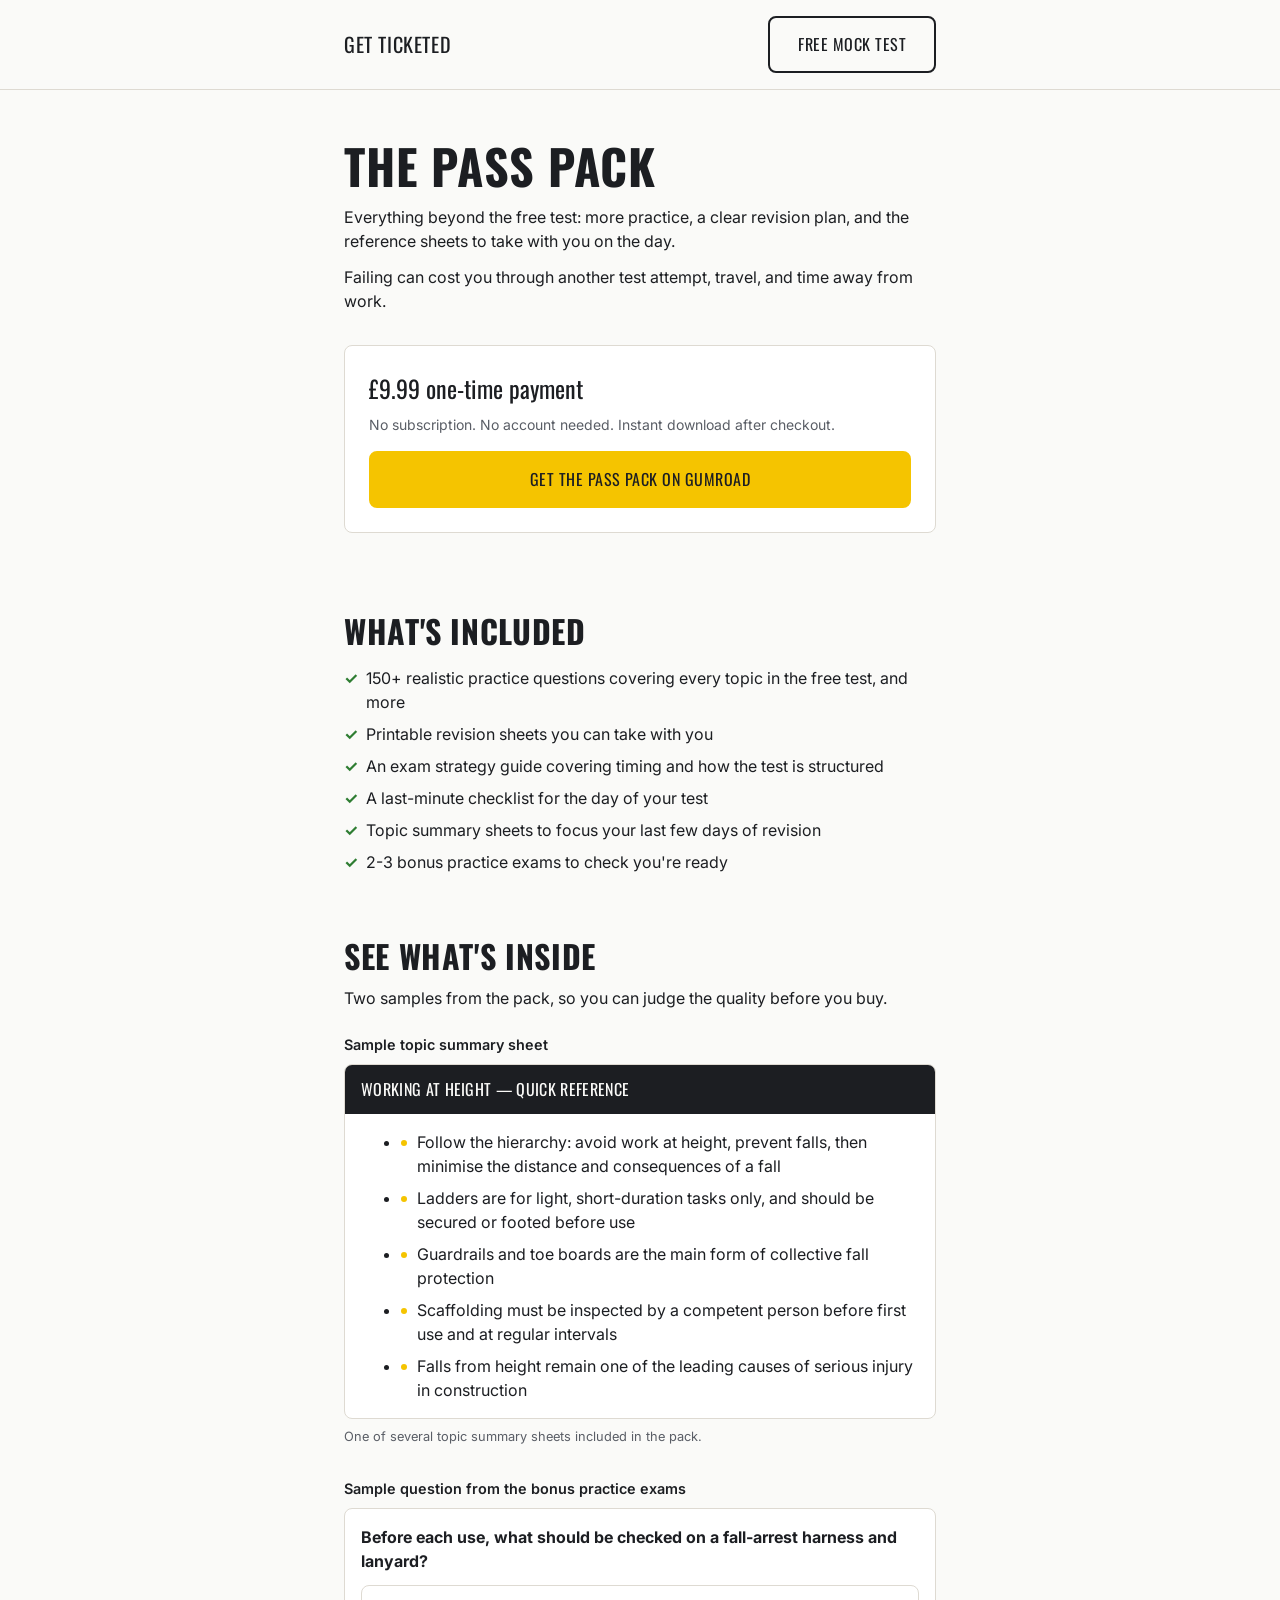
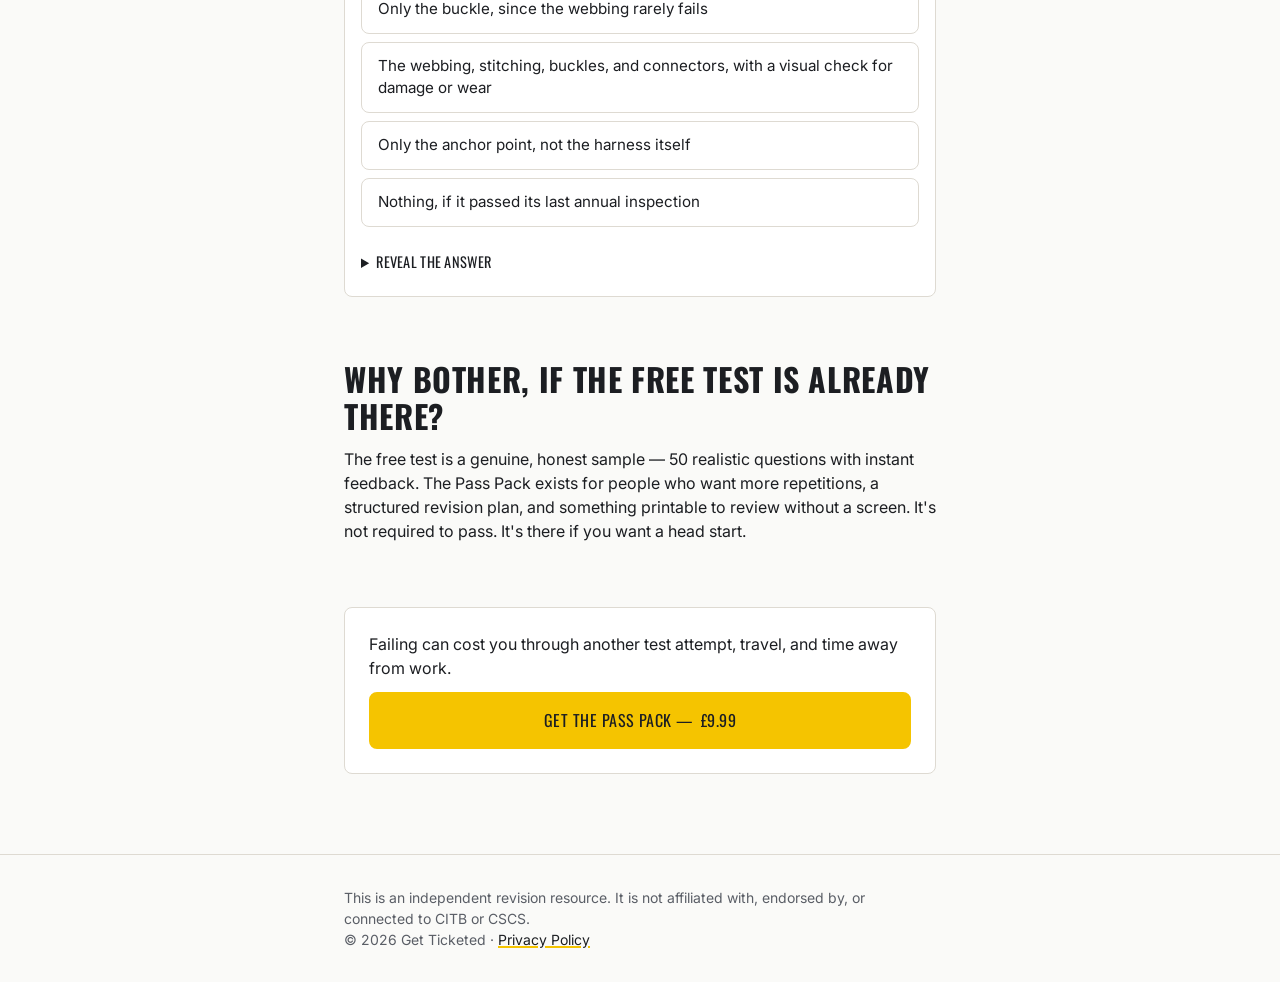
<file: cscs/guide.html>
<!doctype html>
<html lang="en">
<head>
<meta charset="utf-8">
<meta name="viewport" content="width=device-width, initial-scale=1">
<title>CSCS Pass Pack — Full Revision Bundle | Get Ticketed</title>
<meta name="description" content="150+ practice questions, printable revision sheets, an exam strategy guide, and bonus practice exams to help you pass your CSCS/CITB test.">
<link rel="canonical" href="/cscs/guide.html">
<meta property="og:type" content="website">
<meta property="og:url" content="https://getticketed.uk/cscs/guide.html">
<meta property="og:title" content="CSCS Pass Pack — Full Revision Bundle | Get Ticketed">
<meta property="og:description" content="150+ practice questions, printable revision sheets, an exam strategy guide, and bonus practice exams to help you pass your CSCS/CITB test.">
<meta property="og:image" content="https://getticketed.uk/images/og-cover.jpg">
<meta name="twitter:card" content="summary_large_image">
<meta name="twitter:title" content="CSCS Pass Pack — Full Revision Bundle | Get Ticketed">
<meta name="twitter:description" content="150+ practice questions, printable revision sheets, an exam strategy guide, and bonus practice exams to help you pass your CSCS/CITB test.">
<meta name="twitter:image" content="https://getticketed.uk/images/og-cover.jpg">
<link rel="preconnect" href="https://fonts.googleapis.com">
<link rel="preconnect" href="https://fonts.gstatic.com" crossorigin>
<link href="https://fonts.googleapis.com/css2?family=Oswald:wght@500;600;700&family=Inter:wght@400;500;600&display=swap" rel="stylesheet">
<link rel="stylesheet" href="/css/tokens.css">
<link rel="stylesheet" href="/css/base.css">
<link rel="stylesheet" href="/css/components.css">
</head>
<body>
<a class="skip-link" href="#main">Skip to content</a>

<header class="site-header">
  <div class="container site-header__inner">
    <a href="/" class="brand" data-brand-name>Get Ticketed</a>
    <nav aria-label="Primary">
      <a href="/cscs/mock-test.html" class="btn btn-secondary">Free Mock Test</a>
    </nav>
  </div>
</header>

<main id="main">
  <section class="section container">
    <h1>The Pass Pack</h1>
    <p style="margin-top: var(--space-3);">
      Everything beyond the free test: more practice, a clear revision plan, and the reference sheets
      to take with you on the day.
    </p>
    <p style="margin-top: var(--space-3);" data-cost-copy>
      Failing can cost you through another test attempt, travel, and time away from work.
    </p>

    <div class="card" style="margin-top: var(--space-6);">
      <p class="pitch__price"><span data-pass-pack-price>£9.99</span> one-time payment</p>
      <p class="pitch__cost-note" style="margin-top: var(--space-2);">
        No subscription. No account needed. Instant download after checkout.
      </p>
      <p style="margin-top: var(--space-4);">
        <a href="GUMROAD_LINK_HERE" data-gumroad-link id="gumroad-cta" class="btn btn-primary btn-block">Get the Pass Pack on Gumroad</a>
      </p>
    </div>
  </section>

  <section class="section section--tight container">
    <h2>What's included</h2>
    <ul class="feature-list" style="margin-top: var(--space-4);">
      <li>150+ realistic practice questions covering every topic in the free test, and more</li>
      <li>Printable revision sheets you can take with you</li>
      <li>An exam strategy guide covering timing and how the test is structured</li>
      <li>A last-minute checklist for the day of your test</li>
      <li>Topic summary sheets to focus your last few days of revision</li>
      <li>2-3 bonus practice exams to check you're ready</li>
    </ul>
  </section>

  <section class="section section--tight container">
    <h2>See what's inside</h2>
    <p style="margin-top: var(--space-3); margin-bottom: var(--space-5);">
      Two samples from the pack, so you can judge the quality before you buy.
    </p>

    <p class="field-label" style="margin-bottom: var(--space-2);">Sample topic summary sheet</p>
    <div class="summary-sheet">
      <div class="summary-sheet__header">
        <span class="summary-sheet__title">Working at Height — Quick Reference</span>
      </div>
      <div class="summary-sheet__body">
        <ul>
          <li>Follow the hierarchy: avoid work at height, prevent falls, then minimise the distance and consequences of a fall</li>
          <li>Ladders are for light, short-duration tasks only, and should be secured or footed before use</li>
          <li>Guardrails and toe boards are the main form of collective fall protection</li>
          <li>Scaffolding must be inspected by a competent person before first use and at regular intervals</li>
          <li>Falls from height remain one of the leading causes of serious injury in construction</li>
        </ul>
      </div>
    </div>
    <p class="preview-note">One of several topic summary sheets included in the pack.</p>

    <p class="field-label" style="margin-top: var(--space-6); margin-bottom: var(--space-2);">Sample question from the bonus practice exams</p>
    <div class="sample-question">
      <p><strong>Before each use, what should be checked on a fall-arrest harness and lanyard?</strong></p>
      <ul class="sample-question__options">
        <li>Only the buckle, since the webbing rarely fails</li>
        <li>The webbing, stitching, buckles, and connectors, with a visual check for damage or wear</li>
        <li>Only the anchor point, not the harness itself</li>
        <li>Nothing, if it passed its last annual inspection</li>
      </ul>
      <details>
        <summary>Reveal the answer</summary>
        <div class="sample-question__answer">
          <strong>The webbing, stitching, buckles, and connectors, with a visual check for damage or wear.</strong>
          <p style="margin-top: var(--space-2);">
            A harness and lanyard should be visually checked before every use, not just at its periodic formal
            inspection, since damage can happen between inspections and a fall-arrest system has to work first time.
          </p>
        </div>
      </details>
    </div>
  </section>

  <section class="section section--tight container">
    <h2>Why bother, if the free test is already there?</h2>
    <p style="margin-top: var(--space-3);">
      The free test is a genuine, honest sample — 50 realistic questions with instant feedback.
      The Pass Pack exists for people who want more repetitions, a structured revision plan, and
      something printable to review without a screen. It's not required to pass. It's there if you
      want a head start.
    </p>
  </section>

  <section class="section section--tight container">
    <div class="card">
      <p style="margin-top: 0;" data-cost-copy>Failing can cost you through another test attempt, travel, and time away from work.</p>
      <p style="margin-top: var(--space-3);">
        <a href="GUMROAD_LINK_HERE" data-gumroad-link class="btn btn-primary btn-block">Get the Pass Pack — <span data-pass-pack-price>£9.99</span></a>
      </p>
    </div>
  </section>
</main>

<footer class="site-footer">
  <div class="container">
    <p class="disclaimer" data-disclaimer>This is an independent revision resource. It is not affiliated with, endorsed by, or connected to CITB or CSCS.</p>
    <p>&copy; <span data-current-year>2026</span> <span data-brand-name>Get Ticketed</span> &middot; <a href="/privacy.html">Privacy Policy</a></p>
  </div>
</footer>

<script src="/js/config.js"></script>
<script src="/js/site.js"></script>
<script src="/js/analytics.js"></script>
<script>
  document.querySelectorAll('a[data-gumroad-link]').forEach((el) => {
    el.addEventListener('click', () => trackEvent('pass_pack_clicked', { location: 'guide' }));
  });
</script>
</body>
</html>
</file>
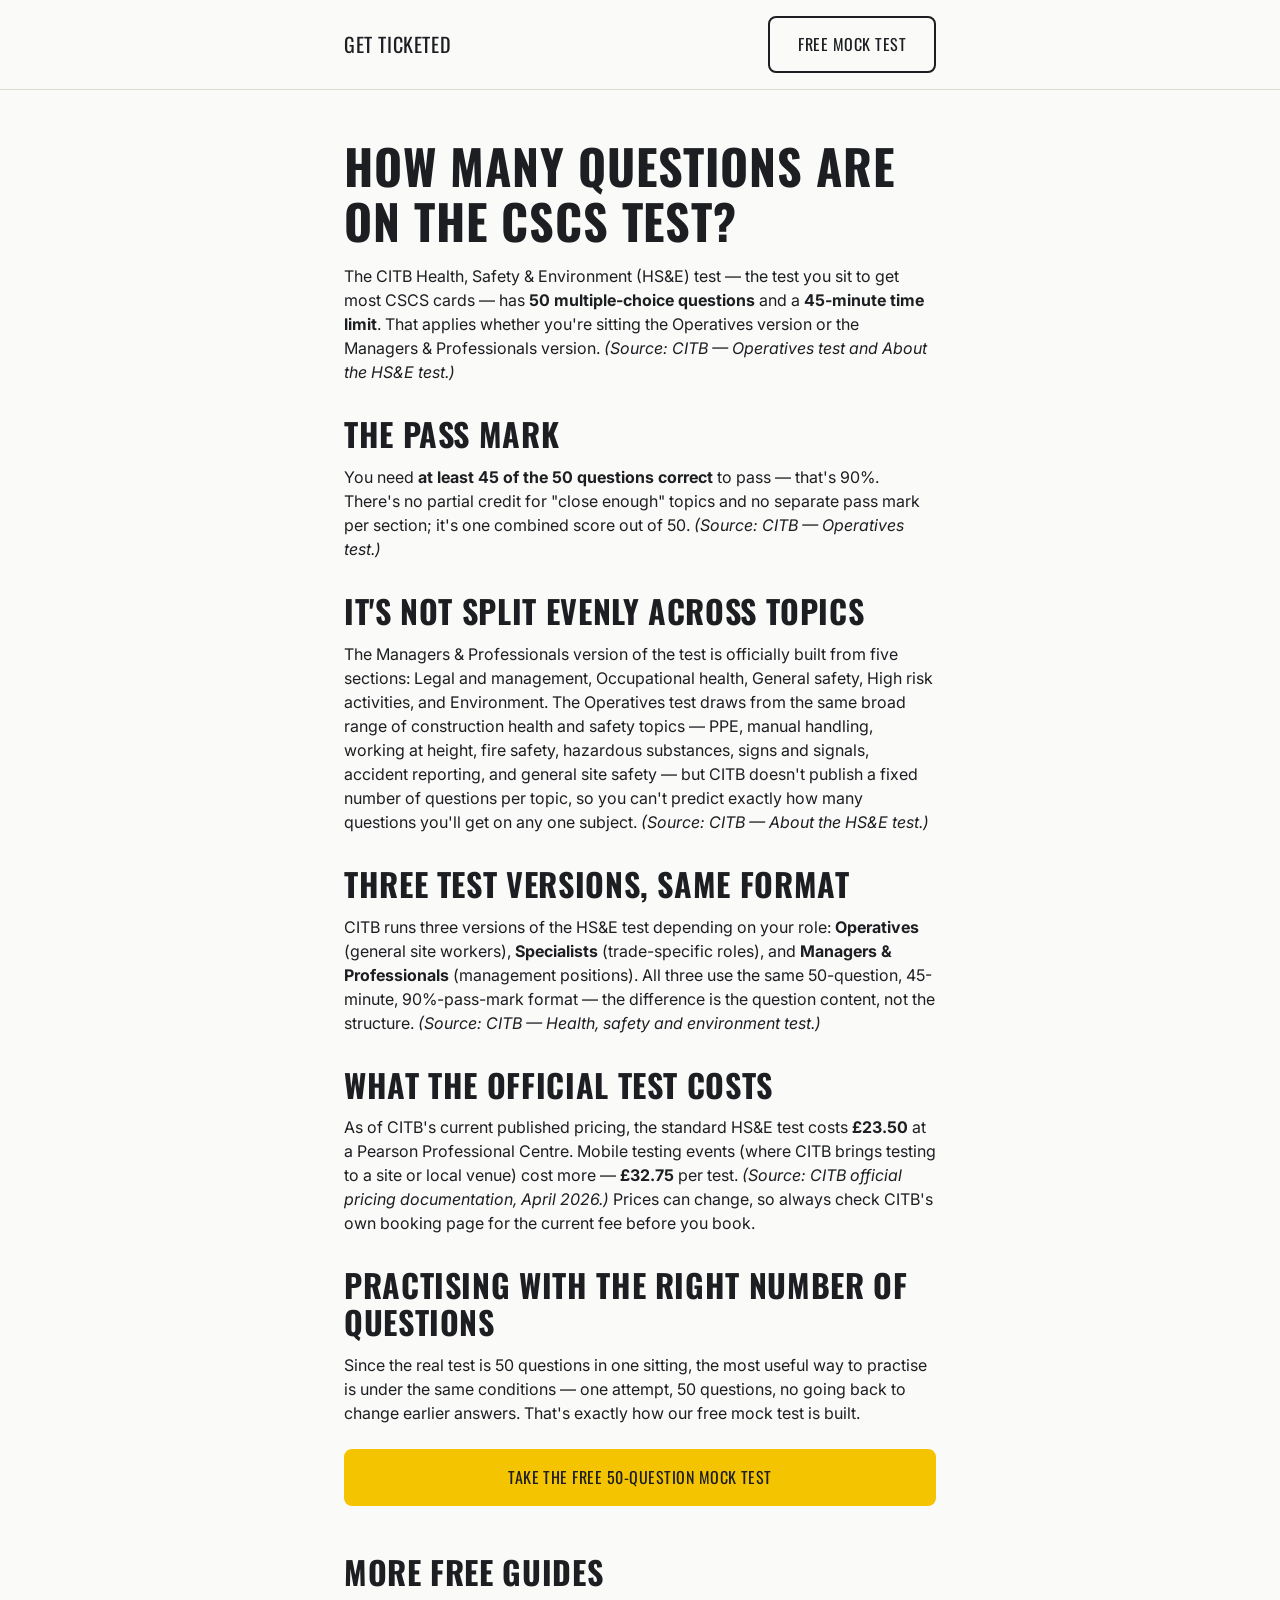
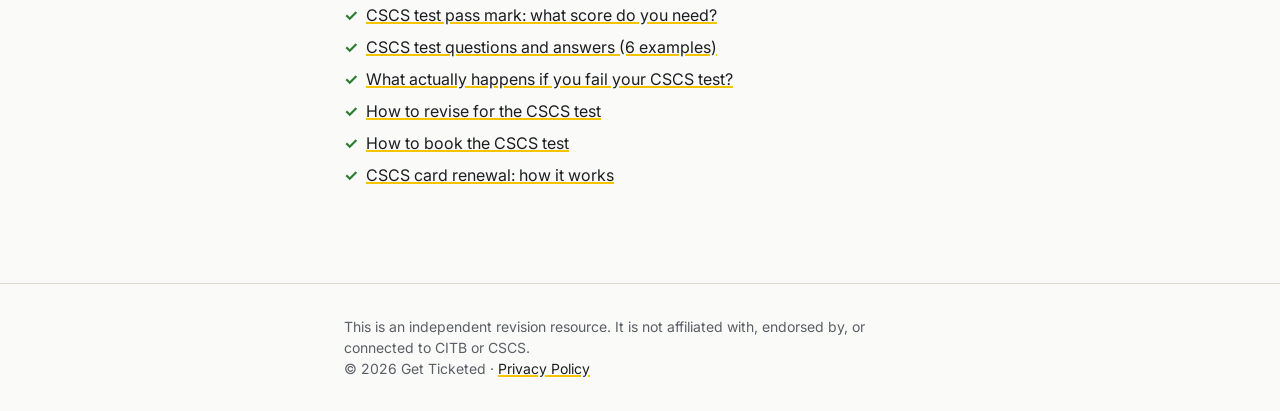
<file: cscs/how-many-questions-cscs-test.html>
<!doctype html>
<html lang="en">
<head>
<meta charset="utf-8">
<meta name="viewport" content="width=device-width, initial-scale=1">
<title>How Many Questions Are on the CSCS Test? | Get Ticketed</title>
<meta name="description" content="The CITB Health, Safety & Environment test has 50 multiple-choice questions and a 45-minute time limit. Here's exactly how it's structured and what you need to pass.">
<link rel="canonical" href="/cscs/how-many-questions-cscs-test.html">
<meta property="og:type" content="article">
<meta property="og:url" content="https://getticketed.uk/cscs/how-many-questions-cscs-test.html">
<meta property="og:title" content="How Many Questions Are on the CSCS Test? | Get Ticketed">
<meta property="og:description" content="The CITB Health, Safety & Environment test has 50 multiple-choice questions and a 45-minute time limit. Here's exactly how it's structured and what you need to pass.">
<meta property="og:image" content="https://getticketed.uk/images/og-cover.jpg">
<meta name="twitter:card" content="summary_large_image">
<meta name="twitter:title" content="How Many Questions Are on the CSCS Test? | Get Ticketed">
<meta name="twitter:description" content="The CITB Health, Safety & Environment test has 50 multiple-choice questions and a 45-minute time limit. Here's exactly how it's structured and what you need to pass.">
<meta name="twitter:image" content="https://getticketed.uk/images/og-cover.jpg">
<link rel="preconnect" href="https://fonts.googleapis.com">
<link rel="preconnect" href="https://fonts.gstatic.com" crossorigin>
<link href="https://fonts.googleapis.com/css2?family=Oswald:wght@500;600;700&family=Inter:wght@400;500;600&display=swap" rel="stylesheet">
<link rel="stylesheet" href="/css/tokens.css">
<link rel="stylesheet" href="/css/base.css">
<link rel="stylesheet" href="/css/components.css">
</head>
<body>
<a class="skip-link" href="#main">Skip to content</a>

<header class="site-header">
  <div class="container site-header__inner">
    <a href="/" class="brand" data-brand-name>Get Ticketed</a>
    <nav aria-label="Primary">
      <a href="/cscs/mock-test.html" class="btn btn-secondary">Free Mock Test</a>
    </nav>
  </div>
</header>

<main id="main">
  <article class="section container">
    <h1>How Many Questions Are on the CSCS Test?</h1>

    <p style="margin-top: var(--space-4);">
      The CITB Health, Safety &amp; Environment (HS&amp;E) test — the test you sit to get most CSCS cards — has
      <strong>50 multiple-choice questions</strong> and a <strong>45-minute time limit</strong>. That applies whether
      you're sitting the Operatives version or the Managers &amp; Professionals version.
      <em>(Source: CITB — Operatives test and About the HS&amp;E test.)</em>
    </p>

    <h2 style="margin-top: var(--space-6);">The pass mark</h2>
    <p style="margin-top: var(--space-3);">
      You need <strong>at least 45 of the 50 questions correct</strong> to pass — that's 90%. There's no partial
      credit for "close enough" topics and no separate pass mark per section; it's one combined score out of 50.
      <em>(Source: CITB — Operatives test.)</em>
    </p>

    <h2 style="margin-top: var(--space-6);">It's not split evenly across topics</h2>
    <p style="margin-top: var(--space-3);">
      The Managers &amp; Professionals version of the test is officially built from five sections: Legal and
      management, Occupational health, General safety, High risk activities, and Environment. The Operatives test
      draws from the same broad range of construction health and safety topics — PPE, manual handling, working at
      height, fire safety, hazardous substances, signs and signals, accident reporting, and general site safety —
      but CITB doesn't publish a fixed number of questions per topic, so you can't predict exactly how many
      questions you'll get on any one subject. <em>(Source: CITB — About the HS&amp;E test.)</em>
    </p>

    <h2 style="margin-top: var(--space-6);">Three test versions, same format</h2>
    <p style="margin-top: var(--space-3);">
      CITB runs three versions of the HS&amp;E test depending on your role: <strong>Operatives</strong> (general site
      workers), <strong>Specialists</strong> (trade-specific roles), and <strong>Managers &amp; Professionals</strong>
      (management positions). All three use the same 50-question, 45-minute, 90%-pass-mark format — the difference is
      the question content, not the structure. <em>(Source: CITB — Health, safety and environment test.)</em>
    </p>

    <h2 style="margin-top: var(--space-6);">What the official test costs</h2>
    <p style="margin-top: var(--space-3);">
      As of CITB's current published pricing, the standard HS&amp;E test costs <strong>£23.50</strong> at a Pearson
      Professional Centre. Mobile testing events (where CITB brings testing to a site or local venue) cost more —
      <strong>£32.75</strong> per test. <em>(Source: CITB official pricing documentation, April 2026.)</em> Prices can
      change, so always check CITB's own booking page for the current fee before you book.
    </p>

    <h2 style="margin-top: var(--space-6);">Practising with the right number of questions</h2>
    <p style="margin-top: var(--space-3);">
      Since the real test is 50 questions in one sitting, the most useful way to practise is under the same
      conditions — one attempt, 50 questions, no going back to change earlier answers. That's exactly how our free
      mock test is built.
    </p>

    <p style="margin-top: var(--space-5);">
      <a href="/cscs/mock-test.html" class="btn btn-primary btn-block">Take the Free 50-Question Mock Test</a>
    </p>

    <h2 style="margin-top: var(--space-7);">More free guides</h2>
    <ul class="feature-list" style="margin-top: var(--space-3);">
      <li><a href="/cscs/cscs-test-pass-mark.html">CSCS test pass mark: what score do you need?</a></li>
      <li><a href="/cscs/cscs-test-questions-and-answers.html">CSCS test questions and answers (6 examples)</a></li>
      <li><a href="/cscs/what-happens-if-you-fail-your-cscs-test.html">What actually happens if you fail your CSCS test?</a></li>
      <li><a href="/cscs/how-to-revise-for-cscs-test.html">How to revise for the CSCS test</a></li>
      <li><a href="/cscs/how-to-book-cscs-test.html">How to book the CSCS test</a></li>
      <li><a href="/cscs/cscs-card-renewal.html">CSCS card renewal: how it works</a></li>
    </ul>
  </article>
</main>

<footer class="site-footer">
  <div class="container">
    <p class="disclaimer" data-disclaimer>This is an independent revision resource. It is not affiliated with, endorsed by, or connected to CITB or CSCS.</p>
    <p>&copy; <span data-current-year>2026</span> <span data-brand-name>Get Ticketed</span> &middot; <a href="/privacy.html">Privacy Policy</a></p>
  </div>
</footer>

<script src="/js/config.js"></script>
<script src="/js/site.js"></script>
</body>
</html>
</file>
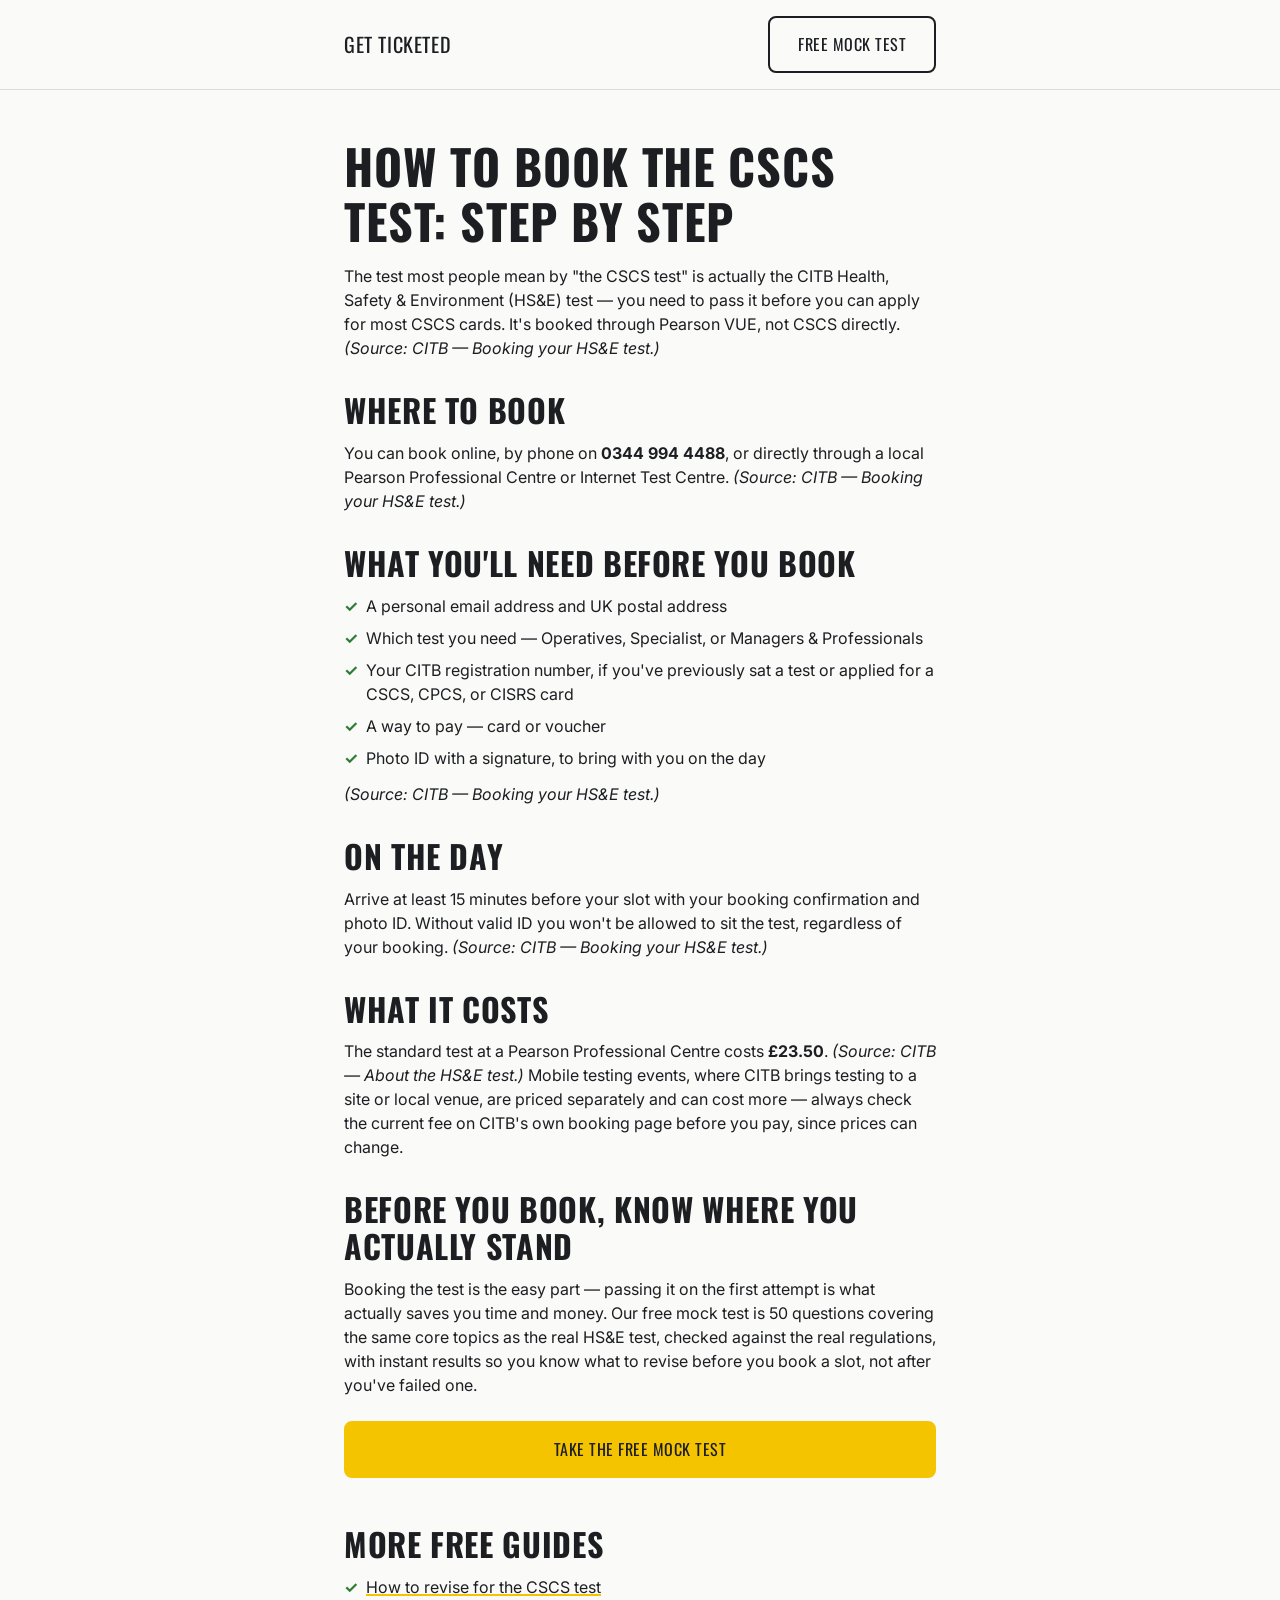
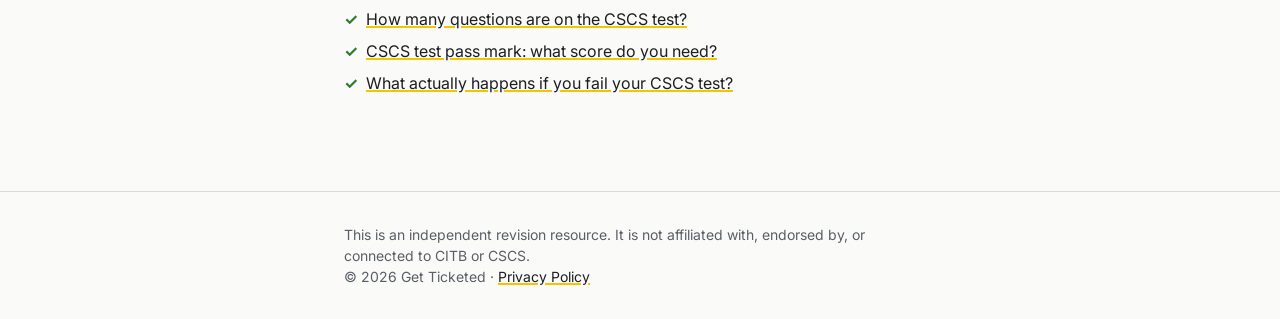
<file: cscs/how-to-book-cscs-test.html>
<!doctype html>
<html lang="en">
<head>
<meta charset="utf-8">
<meta name="viewport" content="width=device-width, initial-scale=1">
<title>How to Book the CSCS Test: Step by Step | Get Ticketed</title>
<meta name="description" content="How to book the CITB Health, Safety & Environment test needed for a CSCS card — where to book, what you need, and what it costs.">
<link rel="canonical" href="/cscs/how-to-book-cscs-test.html">
<meta property="og:type" content="article">
<meta property="og:url" content="https://getticketed.uk/cscs/how-to-book-cscs-test.html">
<meta property="og:title" content="How to Book the CSCS Test: Step by Step | Get Ticketed">
<meta property="og:description" content="How to book the CITB Health, Safety & Environment test needed for a CSCS card — where to book, what you need, and what it costs.">
<meta property="og:image" content="https://getticketed.uk/images/og-cover.jpg">
<meta name="twitter:card" content="summary_large_image">
<meta name="twitter:title" content="How to Book the CSCS Test: Step by Step | Get Ticketed">
<meta name="twitter:description" content="How to book the CITB Health, Safety & Environment test needed for a CSCS card — where to book, what you need, and what it costs.">
<meta name="twitter:image" content="https://getticketed.uk/images/og-cover.jpg">
<link rel="preconnect" href="https://fonts.googleapis.com">
<link rel="preconnect" href="https://fonts.gstatic.com" crossorigin>
<link href="https://fonts.googleapis.com/css2?family=Oswald:wght@500;600;700&family=Inter:wght@400;500;600&display=swap" rel="stylesheet">
<link rel="stylesheet" href="/css/tokens.css">
<link rel="stylesheet" href="/css/base.css">
<link rel="stylesheet" href="/css/components.css">
</head>
<body>
<a class="skip-link" href="#main">Skip to content</a>

<header class="site-header">
  <div class="container site-header__inner">
    <a href="/" class="brand" data-brand-name>Get Ticketed</a>
    <nav aria-label="Primary">
      <a href="/cscs/mock-test.html" class="btn btn-secondary">Free Mock Test</a>
    </nav>
  </div>
</header>

<main id="main">
  <article class="section container">
    <h1>How to Book the CSCS Test: Step by Step</h1>

    <p style="margin-top: var(--space-4);">
      The test most people mean by "the CSCS test" is actually the CITB Health, Safety &amp; Environment (HS&amp;E)
      test — you need to pass it before you can apply for most CSCS cards. It's booked through Pearson VUE, not
      CSCS directly. <em>(Source: CITB — Booking your HS&amp;E test.)</em>
    </p>

    <h2 style="margin-top: var(--space-6);">Where to book</h2>
    <p style="margin-top: var(--space-3);">
      You can book online, by phone on <strong>0344 994 4488</strong>, or directly through a local Pearson
      Professional Centre or Internet Test Centre. <em>(Source: CITB — Booking your HS&amp;E test.)</em>
    </p>

    <h2 style="margin-top: var(--space-6);">What you'll need before you book</h2>
    <ul class="feature-list" style="margin-top: var(--space-3);">
      <li>A personal email address and UK postal address</li>
      <li>Which test you need — Operatives, Specialist, or Managers &amp; Professionals</li>
      <li>Your CITB registration number, if you've previously sat a test or applied for a CSCS, CPCS, or CISRS card</li>
      <li>A way to pay — card or voucher</li>
      <li>Photo ID with a signature, to bring with you on the day</li>
    </ul>
    <p style="margin-top: var(--space-3);"><em>(Source: CITB — Booking your HS&amp;E test.)</em></p>

    <h2 style="margin-top: var(--space-6);">On the day</h2>
    <p style="margin-top: var(--space-3);">
      Arrive at least 15 minutes before your slot with your booking confirmation and photo ID. Without valid ID
      you won't be allowed to sit the test, regardless of your booking. <em>(Source: CITB — Booking your HS&amp;E
      test.)</em>
    </p>

    <h2 style="margin-top: var(--space-6);">What it costs</h2>
    <p style="margin-top: var(--space-3);">
      The standard test at a Pearson Professional Centre costs <strong>£23.50</strong>. <em>(Source: CITB — About
      the HS&amp;E test.)</em> Mobile testing events, where CITB brings testing to a site or local venue, are
      priced separately and can cost more — always check the current fee on CITB's own booking page before you
      pay, since prices can change.
    </p>

    <h2 style="margin-top: var(--space-6);">Before you book, know where you actually stand</h2>
    <p style="margin-top: var(--space-3);">
      Booking the test is the easy part — passing it on the first attempt is what actually saves you time and
      money. Our free mock test is 50 questions covering the same core topics as the real HS&amp;E test, checked
      against the real regulations, with instant results so you know what to revise before you book a slot, not
      after you've failed one.
    </p>

    <p style="margin-top: var(--space-5);">
      <a href="/cscs/mock-test.html" class="btn btn-primary btn-block">Take the Free Mock Test</a>
    </p>

    <h2 style="margin-top: var(--space-7);">More free guides</h2>
    <ul class="feature-list" style="margin-top: var(--space-3);">
      <li><a href="/cscs/how-to-revise-for-cscs-test.html">How to revise for the CSCS test</a></li>
      <li><a href="/cscs/how-many-questions-cscs-test.html">How many questions are on the CSCS test?</a></li>
      <li><a href="/cscs/cscs-test-pass-mark.html">CSCS test pass mark: what score do you need?</a></li>
      <li><a href="/cscs/what-happens-if-you-fail-your-cscs-test.html">What actually happens if you fail your CSCS test?</a></li>
    </ul>
  </article>
</main>

<footer class="site-footer">
  <div class="container">
    <p class="disclaimer" data-disclaimer>This is an independent revision resource. It is not affiliated with, endorsed by, or connected to CITB or CSCS.</p>
    <p>&copy; <span data-current-year>2026</span> <span data-brand-name>Get Ticketed</span> &middot; <a href="/privacy.html">Privacy Policy</a></p>
  </div>
</footer>

<script src="/js/config.js"></script>
<script src="/js/site.js"></script>
</body>
</html>
</file>
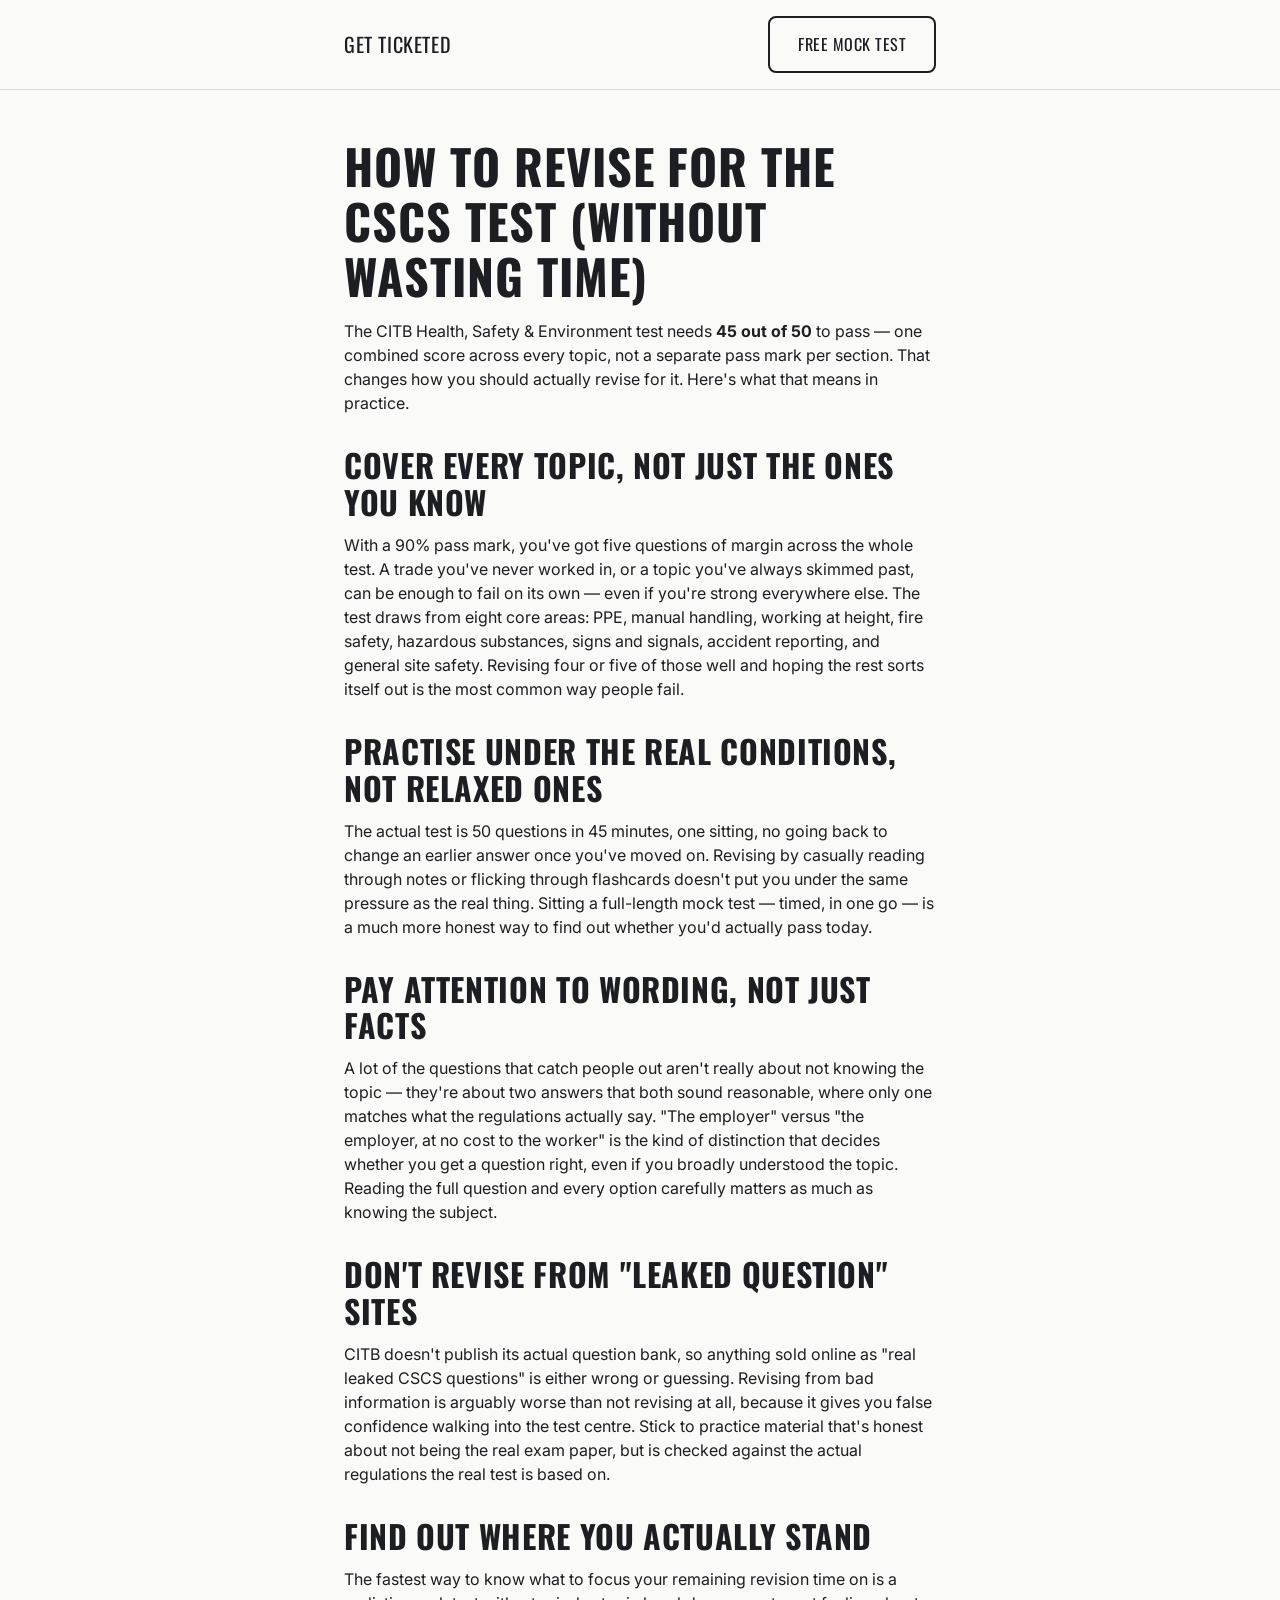
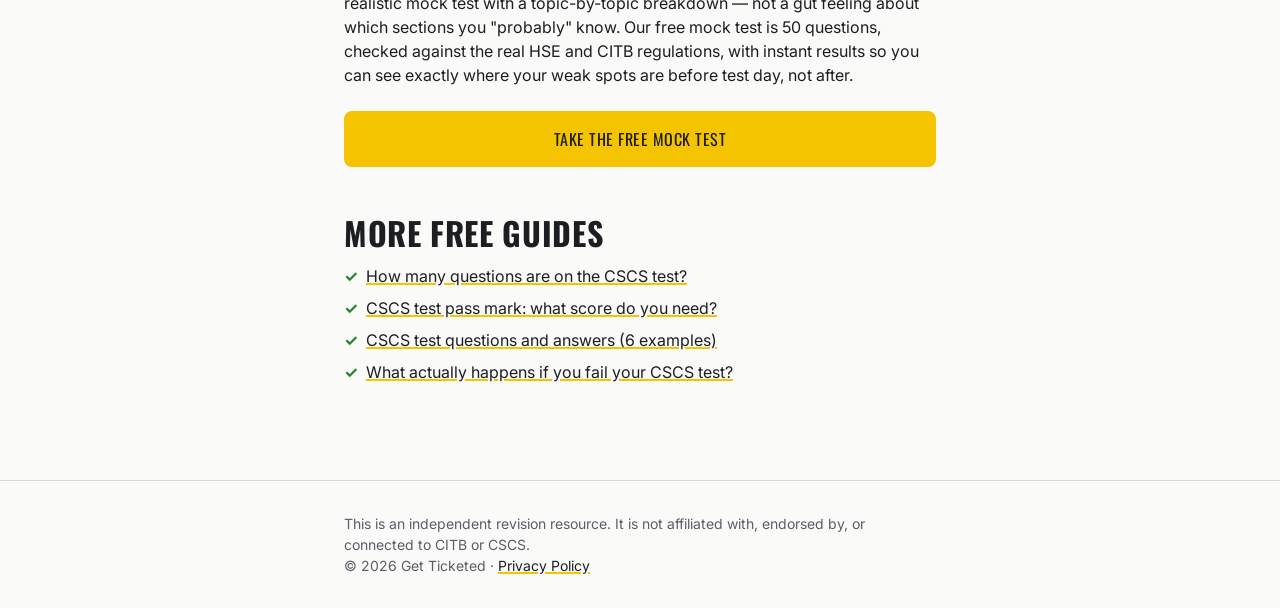
<file: cscs/how-to-revise-for-cscs-test.html>
<!doctype html>
<html lang="en">
<head>
<meta charset="utf-8">
<meta name="viewport" content="width=device-width, initial-scale=1">
<title>How to Revise for the CSCS Test (Without Wasting Time) | Get Ticketed</title>
<meta name="description" content="The CSCS/CITB test has a 90% pass mark and one combined score across every topic. Here's how to revise for it properly instead of guessing what to focus on.">
<link rel="canonical" href="/cscs/how-to-revise-for-cscs-test.html">
<meta property="og:type" content="article">
<meta property="og:url" content="https://getticketed.uk/cscs/how-to-revise-for-cscs-test.html">
<meta property="og:title" content="How to Revise for the CSCS Test (Without Wasting Time) | Get Ticketed">
<meta property="og:description" content="The CSCS/CITB test has a 90% pass mark and one combined score across every topic. Here's how to revise for it properly instead of guessing what to focus on.">
<meta property="og:image" content="https://getticketed.uk/images/og-cover.jpg">
<meta name="twitter:card" content="summary_large_image">
<meta name="twitter:title" content="How to Revise for the CSCS Test (Without Wasting Time) | Get Ticketed">
<meta name="twitter:description" content="The CSCS/CITB test has a 90% pass mark and one combined score across every topic. Here's how to revise for it properly instead of guessing what to focus on.">
<meta name="twitter:image" content="https://getticketed.uk/images/og-cover.jpg">
<link rel="preconnect" href="https://fonts.googleapis.com">
<link rel="preconnect" href="https://fonts.gstatic.com" crossorigin>
<link href="https://fonts.googleapis.com/css2?family=Oswald:wght@500;600;700&family=Inter:wght@400;500;600&display=swap" rel="stylesheet">
<link rel="stylesheet" href="/css/tokens.css">
<link rel="stylesheet" href="/css/base.css">
<link rel="stylesheet" href="/css/components.css">
</head>
<body>
<a class="skip-link" href="#main">Skip to content</a>

<header class="site-header">
  <div class="container site-header__inner">
    <a href="/" class="brand" data-brand-name>Get Ticketed</a>
    <nav aria-label="Primary">
      <a href="/cscs/mock-test.html" class="btn btn-secondary">Free Mock Test</a>
    </nav>
  </div>
</header>

<main id="main">
  <article class="section container">
    <h1>How to Revise for the CSCS Test (Without Wasting Time)</h1>

    <p style="margin-top: var(--space-4);">
      The CITB Health, Safety &amp; Environment test needs <strong>45 out of 50</strong> to pass — one combined
      score across every topic, not a separate pass mark per section. That changes how you should actually revise
      for it. Here's what that means in practice.
    </p>

    <h2 style="margin-top: var(--space-6);">Cover every topic, not just the ones you know</h2>
    <p style="margin-top: var(--space-3);">
      With a 90% pass mark, you've got five questions of margin across the whole test. A trade you've never
      worked in, or a topic you've always skimmed past, can be enough to fail on its own — even if you're strong
      everywhere else. The test draws from eight core areas: PPE, manual handling, working at height, fire
      safety, hazardous substances, signs and signals, accident reporting, and general site safety. Revising four
      or five of those well and hoping the rest sorts itself out is the most common way people fail.
    </p>

    <h2 style="margin-top: var(--space-6);">Practise under the real conditions, not relaxed ones</h2>
    <p style="margin-top: var(--space-3);">
      The actual test is 50 questions in 45 minutes, one sitting, no going back to change an earlier answer once
      you've moved on. Revising by casually reading through notes or flicking through flashcards doesn't put you
      under the same pressure as the real thing. Sitting a full-length mock test — timed, in one go — is a much
      more honest way to find out whether you'd actually pass today.
    </p>

    <h2 style="margin-top: var(--space-6);">Pay attention to wording, not just facts</h2>
    <p style="margin-top: var(--space-3);">
      A lot of the questions that catch people out aren't really about not knowing the topic — they're about two
      answers that both sound reasonable, where only one matches what the regulations actually say. "The
      employer" versus "the employer, at no cost to the worker" is the kind of distinction that decides whether
      you get a question right, even if you broadly understood the topic. Reading the full question and every
      option carefully matters as much as knowing the subject.
    </p>

    <h2 style="margin-top: var(--space-6);">Don't revise from "leaked question" sites</h2>
    <p style="margin-top: var(--space-3);">
      CITB doesn't publish its actual question bank, so anything sold online as "real leaked CSCS questions" is
      either wrong or guessing. Revising from bad information is arguably worse than not revising at all, because
      it gives you false confidence walking into the test centre. Stick to practice material that's honest about
      not being the real exam paper, but is checked against the actual regulations the real test is based on.
    </p>

    <h2 style="margin-top: var(--space-6);">Find out where you actually stand</h2>
    <p style="margin-top: var(--space-3);">
      The fastest way to know what to focus your remaining revision time on is a realistic mock test with a
      topic-by-topic breakdown — not a gut feeling about which sections you "probably" know. Our free mock test
      is 50 questions, checked against the real HSE and CITB regulations, with instant results so you can see
      exactly where your weak spots are before test day, not after.
    </p>

    <p style="margin-top: var(--space-5);">
      <a href="/cscs/mock-test.html" class="btn btn-primary btn-block">Take the Free Mock Test</a>
    </p>

    <h2 style="margin-top: var(--space-7);">More free guides</h2>
    <ul class="feature-list" style="margin-top: var(--space-3);">
      <li><a href="/cscs/how-many-questions-cscs-test.html">How many questions are on the CSCS test?</a></li>
      <li><a href="/cscs/cscs-test-pass-mark.html">CSCS test pass mark: what score do you need?</a></li>
      <li><a href="/cscs/cscs-test-questions-and-answers.html">CSCS test questions and answers (6 examples)</a></li>
      <li><a href="/cscs/what-happens-if-you-fail-your-cscs-test.html">What actually happens if you fail your CSCS test?</a></li>
    </ul>
  </article>
</main>

<footer class="site-footer">
  <div class="container">
    <p class="disclaimer" data-disclaimer>This is an independent revision resource. It is not affiliated with, endorsed by, or connected to CITB or CSCS.</p>
    <p>&copy; <span data-current-year>2026</span> <span data-brand-name>Get Ticketed</span> &middot; <a href="/privacy.html">Privacy Policy</a></p>
  </div>
</footer>

<script src="/js/config.js"></script>
<script src="/js/site.js"></script>
</body>
</html>
</file>
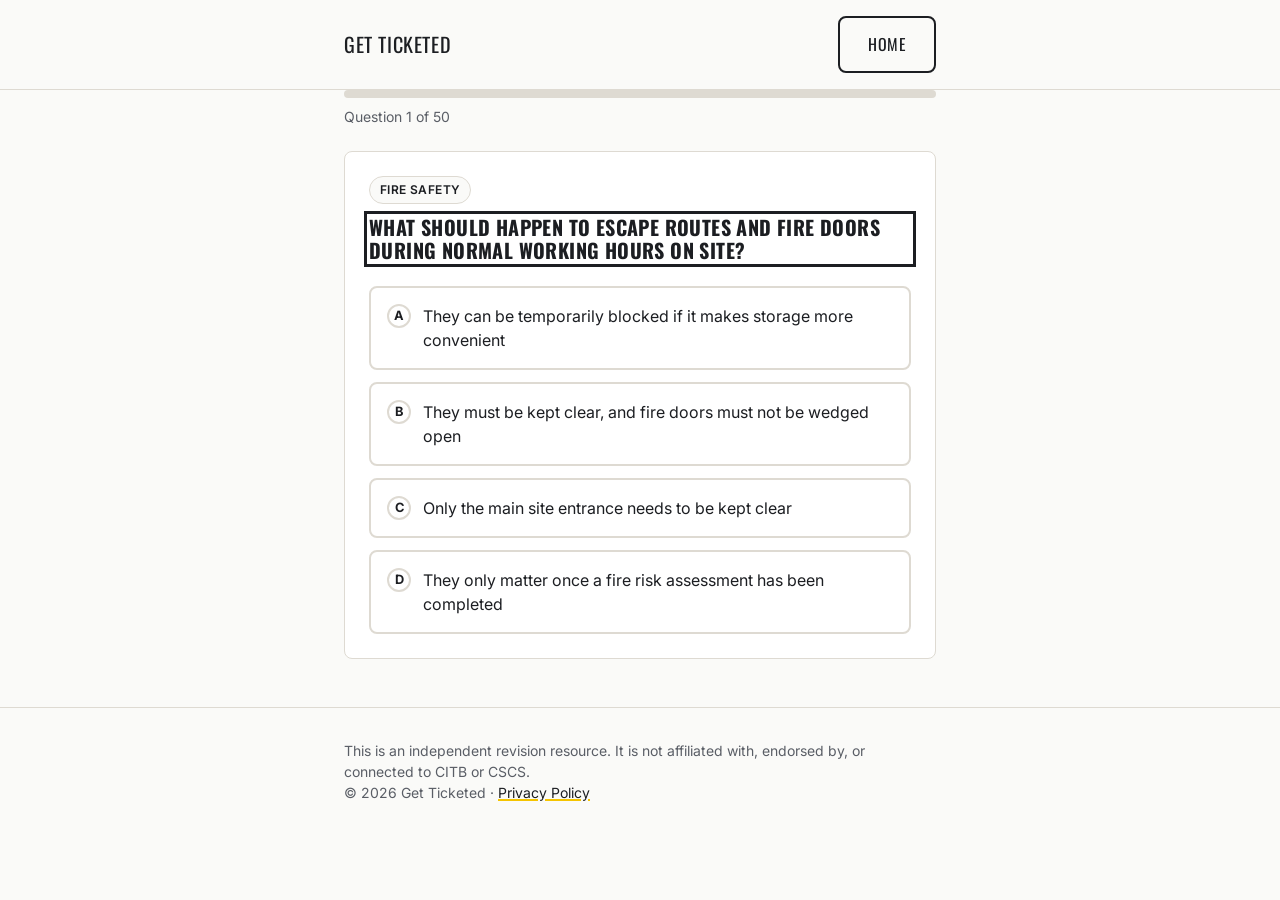
<file: cscs/mock-test.html>
<!doctype html>
<html lang="en">
<head>
<meta charset="utf-8">
<meta name="viewport" content="width=device-width, initial-scale=1">
<title>Free CSCS Mock Test — 50 Questions | Get Ticketed</title>
<meta name="description" content="Take the free 50-question CSCS/CITB Health, Safety & Environment mock test. One question at a time, instant feedback, topic breakdown at the end.">
<link rel="canonical" href="/cscs/mock-test.html">
<meta property="og:type" content="website">
<meta property="og:url" content="https://getticketed.uk/cscs/mock-test.html">
<meta property="og:title" content="Free CSCS Mock Test — 50 Questions | Get Ticketed">
<meta property="og:description" content="Take the free 50-question CSCS/CITB Health, Safety & Environment mock test. One question at a time, instant feedback, topic breakdown at the end.">
<meta property="og:image" content="https://getticketed.uk/images/og-cover.jpg">
<meta name="twitter:card" content="summary_large_image">
<meta name="twitter:title" content="Free CSCS Mock Test — 50 Questions | Get Ticketed">
<meta name="twitter:description" content="Take the free 50-question CSCS/CITB Health, Safety & Environment mock test. One question at a time, instant feedback, topic breakdown at the end.">
<meta name="twitter:image" content="https://getticketed.uk/images/og-cover.jpg">
<link rel="preconnect" href="https://fonts.googleapis.com">
<link rel="preconnect" href="https://fonts.gstatic.com" crossorigin>
<link href="https://fonts.googleapis.com/css2?family=Oswald:wght@500;600;700&family=Inter:wght@400;500;600&display=swap" rel="stylesheet">
<link rel="stylesheet" href="/css/tokens.css">
<link rel="stylesheet" href="/css/base.css">
<link rel="stylesheet" href="/css/components.css">
</head>
<body>
<a class="skip-link" href="#main">Skip to content</a>

<header class="site-header">
  <div class="container site-header__inner">
    <a href="/" class="brand" data-brand-name>Get Ticketed</a>
    <nav aria-label="Primary">
      <a href="/" class="btn btn-secondary">Home</a>
    </nav>
  </div>
</header>

<main id="main">
  <div class="container">
    <h1 class="sr-only">Free CSCS Mock Test</h1>
    <div id="quiz-live" class="sr-only" aria-live="polite"></div>
  </div>

  <div id="loading-view" class="state-message container">
    <p>Loading questions&hellip;</p>
  </div>

  <div id="error-view" class="state-message container" hidden>
    <h2>Couldn't load the test</h2>
    <p id="error-message">Something went wrong loading the questions.</p>
    <button type="button" id="retry-btn" class="btn btn-primary">Try again</button>
  </div>

  <div id="quiz-view" class="container" hidden>
    <div class="progress">
      <div class="progress__track">
        <div class="progress__fill" id="progress-fill" style="width: 0%;"></div>
      </div>
      <p class="progress__label" id="progress-label">Question 1 of 10</p>
    </div>

    <div class="card">
      <span class="pill question-card__topic" id="question-topic">Topic</span>
      <h2 class="question-card__text" id="question-text" tabindex="-1">Question text</h2>
      <div class="options" id="options-list" role="group" aria-label="Answer options"></div>

      <div class="feedback" id="feedback-panel" hidden>
        <h3 class="feedback__heading" id="feedback-heading"></h3>
        <p id="feedback-explanation"></p>
        <span class="feedback__source" id="feedback-source" hidden></span>
      </div>
    </div>

    <p style="margin-top: var(--space-5);">
      <button type="button" id="next-btn" class="btn btn-primary btn-block" hidden>Next Question</button>
    </p>
  </div>

  <div id="results-view" class="container" hidden></div>
</main>

<footer class="site-footer">
  <div class="container">
    <p class="disclaimer" data-disclaimer>This is an independent revision resource. It is not affiliated with, endorsed by, or connected to CITB or CSCS.</p>
    <p>&copy; <span data-current-year>2026</span> <span data-brand-name>Get Ticketed</span> &middot; <a href="/privacy.html">Privacy Policy</a></p>
  </div>
</footer>

<script src="/js/config.js"></script>
<script src="/js/site.js"></script>
<script src="/js/analytics.js"></script>
<script src="/js/storage.js"></script>
<script src="/js/question-bank.js"></script>
<script src="/js/scoring.js"></script>
<script src="/js/results.js"></script>
<script src="/js/quiz.js"></script>
</body>
</html>
</file>
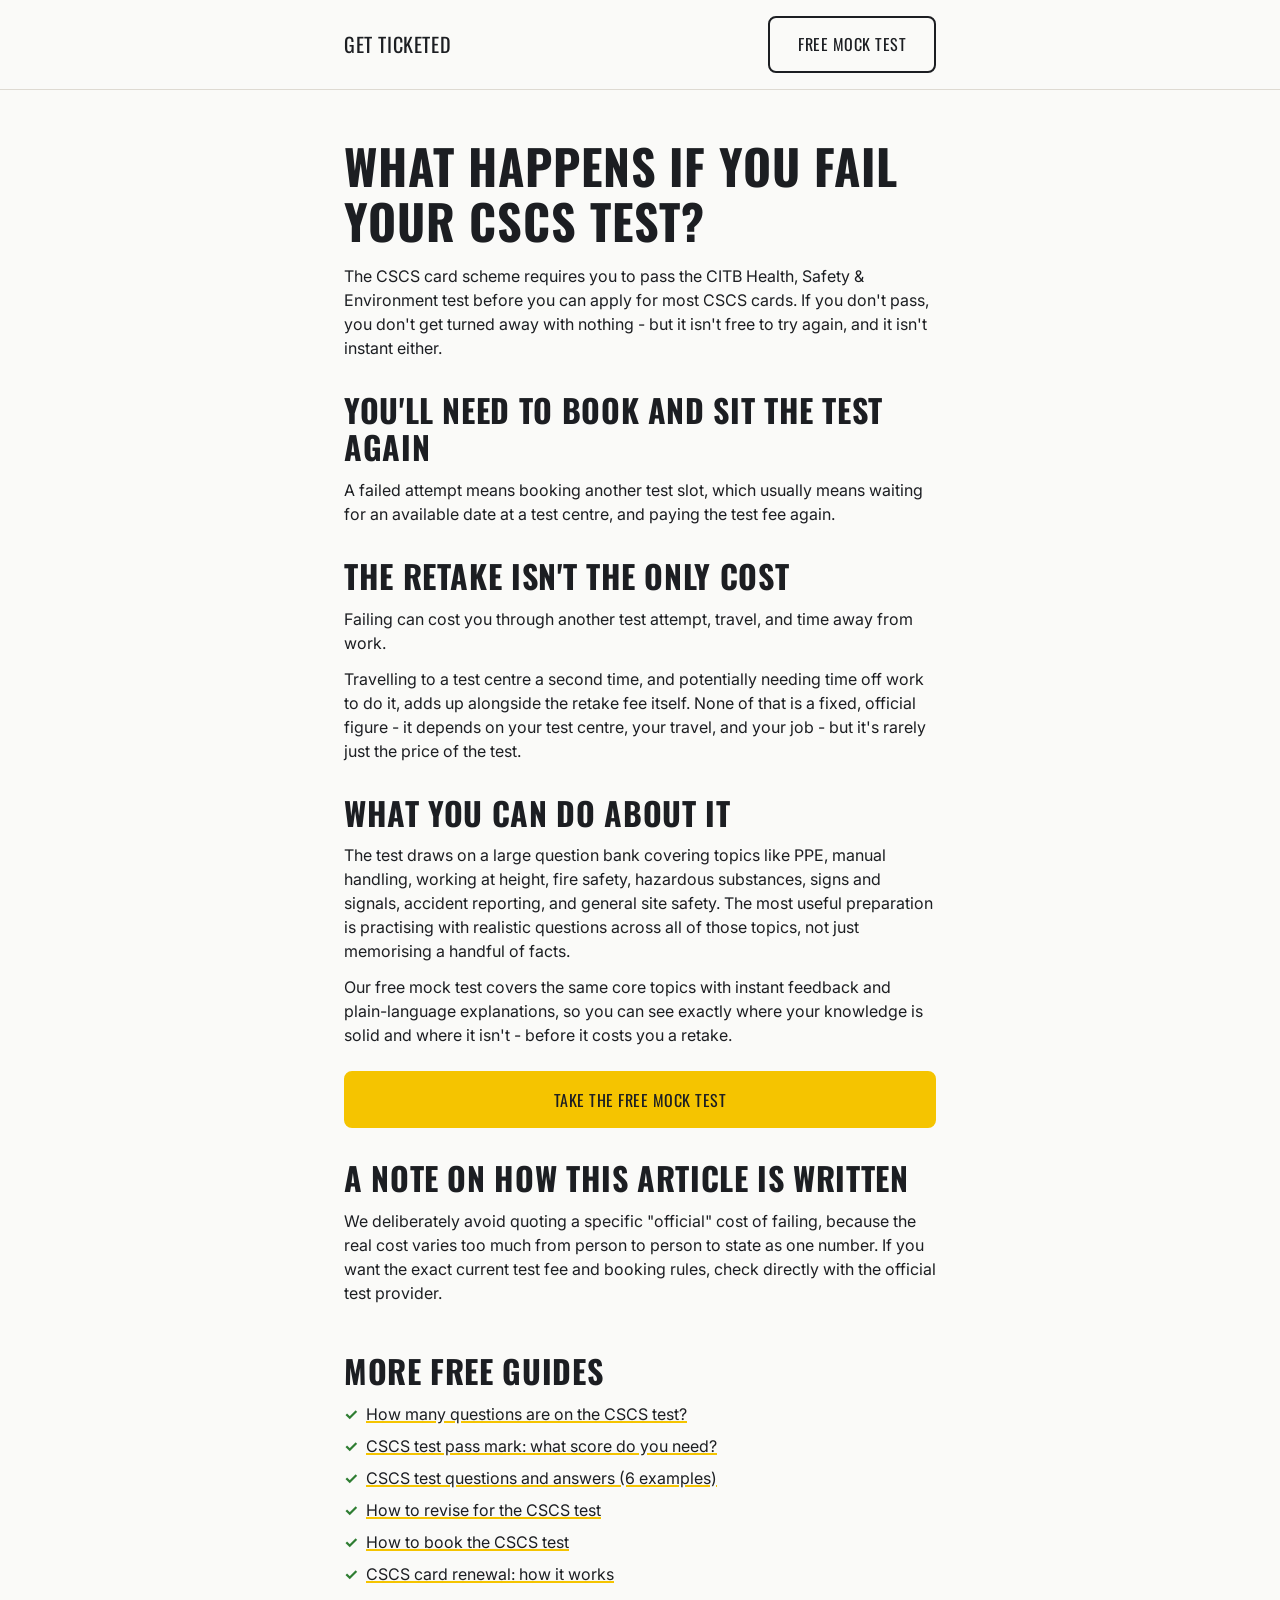
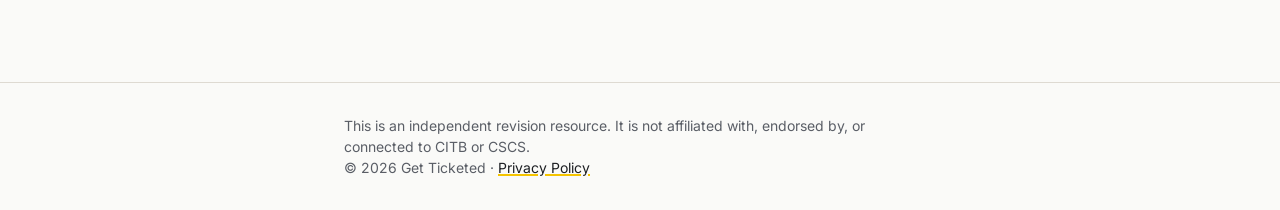
<file: cscs/what-happens-if-you-fail-your-cscs-test.html>
<!doctype html>
<html lang="en">
<head>
<meta charset="utf-8">
<meta name="viewport" content="width=device-width, initial-scale=1">
<title>What Happens If You Fail Your CSCS Test? | Get Ticketed</title>
<meta name="description" content="What actually happens if you fail the CSCS/CITB Health, Safety & Environment test, what it can cost you, and how to prepare before you book a retake.">
<link rel="canonical" href="/cscs/what-happens-if-you-fail-your-cscs-test.html">
<meta property="og:type" content="article">
<meta property="og:url" content="https://getticketed.uk/cscs/what-happens-if-you-fail-your-cscs-test.html">
<meta property="og:title" content="What Happens If You Fail Your CSCS Test? | Get Ticketed">
<meta property="og:description" content="What actually happens if you fail the CSCS/CITB Health, Safety & Environment test, what it can cost you, and how to prepare before you book a retake.">
<meta property="og:image" content="https://getticketed.uk/images/og-cover.jpg">
<meta name="twitter:card" content="summary_large_image">
<meta name="twitter:title" content="What Happens If You Fail Your CSCS Test? | Get Ticketed">
<meta name="twitter:description" content="What actually happens if you fail the CSCS/CITB Health, Safety & Environment test, what it can cost you, and how to prepare before you book a retake.">
<meta name="twitter:image" content="https://getticketed.uk/images/og-cover.jpg">
<link rel="preconnect" href="https://fonts.googleapis.com">
<link rel="preconnect" href="https://fonts.gstatic.com" crossorigin>
<link href="https://fonts.googleapis.com/css2?family=Oswald:wght@500;600;700&family=Inter:wght@400;500;600&display=swap" rel="stylesheet">
<link rel="stylesheet" href="/css/tokens.css">
<link rel="stylesheet" href="/css/base.css">
<link rel="stylesheet" href="/css/components.css">
</head>
<body>
<a class="skip-link" href="#main">Skip to content</a>

<header class="site-header">
  <div class="container site-header__inner">
    <a href="/" class="brand" data-brand-name>Get Ticketed</a>
    <nav aria-label="Primary">
      <a href="/cscs/mock-test.html" class="btn btn-secondary">Free Mock Test</a>
    </nav>
  </div>
</header>

<main id="main">
  <article class="section container">
    <h1>What Happens If You Fail Your CSCS Test?</h1>

    <p style="margin-top: var(--space-4);">
      The CSCS card scheme requires you to pass the CITB Health, Safety &amp; Environment test before you can apply
      for most CSCS cards. If you don't pass, you don't get turned away with nothing - but it isn't free to try again,
      and it isn't instant either.
    </p>

    <h2 style="margin-top: var(--space-6);">You'll need to book and sit the test again</h2>
    <p style="margin-top: var(--space-3);">
      A failed attempt means booking another test slot, which usually means waiting for an available date at a test
      centre, and paying the test fee again.
    </p>

    <h2 style="margin-top: var(--space-6);">The retake isn't the only cost</h2>
    <p style="margin-top: var(--space-3);" data-cost-copy>
      Failing can cost you through another test attempt, travel, and time away from work.
    </p>
    <p style="margin-top: var(--space-3);">
      Travelling to a test centre a second time, and potentially needing time off work to do it, adds up alongside
      the retake fee itself. None of that is a fixed, official figure - it depends on your test centre, your travel,
      and your job - but it's rarely just the price of the test.
    </p>

    <h2 style="margin-top: var(--space-6);">What you can do about it</h2>
    <p style="margin-top: var(--space-3);">
      The test draws on a large question bank covering topics like PPE, manual handling, working at height, fire
      safety, hazardous substances, signs and signals, accident reporting, and general site safety. The most useful
      preparation is practising with realistic questions across all of those topics, not just memorising a handful
      of facts.
    </p>
    <p style="margin-top: var(--space-3);">
      Our free mock test covers the same core topics with instant feedback and plain-language explanations, so you
      can see exactly where your knowledge is solid and where it isn't - before it costs you a retake.
    </p>

    <p style="margin-top: var(--space-5);">
      <a href="/cscs/mock-test.html" class="btn btn-primary btn-block">Take the Free Mock Test</a>
    </p>

    <h2 style="margin-top: var(--space-6);">A note on how this article is written</h2>
    <p style="margin-top: var(--space-3);">
      We deliberately avoid quoting a specific "official" cost of failing, because the real cost varies too much
      from person to person to state as one number. If you want the exact current test fee and booking rules, check
      directly with the official test provider.
    </p>

    <h2 style="margin-top: var(--space-7);">More free guides</h2>
    <ul class="feature-list" style="margin-top: var(--space-3);">
      <li><a href="/cscs/how-many-questions-cscs-test.html">How many questions are on the CSCS test?</a></li>
      <li><a href="/cscs/cscs-test-pass-mark.html">CSCS test pass mark: what score do you need?</a></li>
      <li><a href="/cscs/cscs-test-questions-and-answers.html">CSCS test questions and answers (6 examples)</a></li>
      <li><a href="/cscs/how-to-revise-for-cscs-test.html">How to revise for the CSCS test</a></li>
      <li><a href="/cscs/how-to-book-cscs-test.html">How to book the CSCS test</a></li>
      <li><a href="/cscs/cscs-card-renewal.html">CSCS card renewal: how it works</a></li>
    </ul>
  </article>
</main>

<footer class="site-footer">
  <div class="container">
    <p class="disclaimer" data-disclaimer>This is an independent revision resource. It is not affiliated with, endorsed by, or connected to CITB or CSCS.</p>
    <p>&copy; <span data-current-year>2026</span> <span data-brand-name>Get Ticketed</span> &middot; <a href="/privacy.html">Privacy Policy</a></p>
  </div>
</footer>

<script src="/js/config.js"></script>
<script src="/js/site.js"></script>
</body>
</html>
</file>
<file: css/tokens.css>
/**
 * Design tokens: colours, type, spacing. Change values here to restyle
 * the whole site — no other CSS file should hardcode a colour or font.
 */
:root {
  /* Colours */
  --color-ink: #1c1e22;
  --color-bg: #fafaf8;
  --color-accent: #f5c400;
  --color-incorrect: #c0392b;
  --color-correct: #2e7d32;

  --color-surface: #ffffff;
  --color-border: #dedad2;
  --color-muted: #5a5e66;

  /* Text on the accent colour needs to stay dark for contrast */
  --color-on-accent: #1c1e22;
  --color-on-dark: #fafaf8;

  /* Type */
  --font-display: "Oswald", "Arial Narrow", sans-serif;
  --font-body: "Inter", -apple-system, BlinkMacSystemFont, "Segoe UI",
    Roboto, sans-serif;

  /* Spacing scale */
  --space-1: 0.25rem;
  --space-2: 0.5rem;
  --space-3: 0.75rem;
  --space-4: 1rem;
  --space-5: 1.5rem;
  --space-6: 2rem;
  --space-7: 3rem;
  --space-8: 4rem;

  /* Layout */
  --content-max: 40rem;
  --radius: 0.5rem;
  --focus-ring: 3px solid var(--color-ink);
}
</file>
<file: css/base.css>
/* Reset */
*,
*::before,
*::after {
  box-sizing: border-box;
}

html,
body,
h1,
h2,
h3,
p,
figure,
blockquote,
dl,
dd,
ul,
ol {
  margin: 0;
}

ul[class],
ol[class] {
  list-style: none;
  padding: 0;
}

img,
picture,
svg {
  display: block;
  max-width: 100%;
}

button,
input {
  font: inherit;
  color: inherit;
}

/* Base */
html {
  -webkit-text-size-adjust: 100%;
}

/* The [hidden] attribute must always win, even against classes like
   .btn-block that set their own `display`. Equal-specificity author
   rules can otherwise override the UA stylesheet's [hidden] rule. */
[hidden] {
  display: none !important;
}

body {
  background: var(--color-bg);
  color: var(--color-ink);
  font-family: var(--font-body);
  font-size: 1rem;
  line-height: 1.5;
  min-height: 100vh;
}

h1,
h2,
h3,
h4 {
  font-family: var(--font-display);
  text-transform: uppercase;
  letter-spacing: 0.02em;
  line-height: 1.15;
}

h1 {
  font-size: clamp(1.9rem, 5vw + 1rem, 3rem);
}

h2 {
  font-size: clamp(1.4rem, 3vw + 1rem, 2rem);
}

h3 {
  font-size: 1.15rem;
}

a {
  color: var(--color-ink);
}

a:not([class]) {
  color: var(--color-ink);
  text-decoration-color: var(--color-accent);
  text-decoration-thickness: 2px;
}

/* Visible focus state everywhere — never rely on the browser default
   being good enough across all elements. */
a:focus-visible,
button:focus-visible,
input:focus-visible,
[tabindex]:focus-visible {
  outline: var(--focus-ring);
  outline-offset: 2px;
}

/* Utility: visually hidden but available to screen readers */
.sr-only {
  position: absolute;
  width: 1px;
  height: 1px;
  padding: 0;
  margin: -1px;
  overflow: hidden;
  clip: rect(0, 0, 0, 0);
  white-space: nowrap;
  border: 0;
}

/* Skip link */
.skip-link {
  position: absolute;
  left: var(--space-4);
  top: -3rem;
  background: var(--color-accent);
  color: var(--color-on-accent);
  padding: var(--space-2) var(--space-4);
  border-radius: var(--radius);
  z-index: 100;
  transition: top 0.15s ease;
}

.skip-link:focus {
  top: var(--space-4);
}

.container {
  width: 100%;
  max-width: var(--content-max);
  margin-inline: auto;
  padding-inline: var(--space-5);
}

main {
  display: block;
}

.section {
  padding-block: var(--space-7);
}

.section--tight {
  padding-block: var(--space-6);
}
</file>
<file: css/components.css>
/* Header */
.site-header {
  border-bottom: 1px solid var(--color-border);
}

.site-header__inner {
  display: flex;
  align-items: center;
  justify-content: space-between;
  gap: var(--space-3);
  padding-block: var(--space-4);
}

.brand {
  font-family: var(--font-display);
  text-transform: uppercase;
  letter-spacing: 0.03em;
  font-size: 1.25rem;
  text-decoration: none;
  white-space: nowrap;
}

@media (max-width: 22.5rem) {
  .brand {
    font-size: 1rem;
  }

  .site-header__inner .btn {
    padding: 0.6rem 0.9rem;
    font-size: 0.8rem;
    min-height: 44px;
  }
}

/* Footer */
.site-footer {
  border-top: 1px solid var(--color-border);
  padding-block: var(--space-6);
  margin-top: var(--space-7);
}

.site-footer p {
  color: var(--color-muted);
  font-size: 0.875rem;
}

.site-footer .disclaimer {
  max-width: 38rem;
}

/* Buttons */
.btn {
  display: inline-flex;
  align-items: center;
  justify-content: center;
  gap: var(--space-2);
  font-family: var(--font-display);
  text-transform: uppercase;
  letter-spacing: 0.03em;
  font-size: 1rem;
  text-decoration: none;
  border: 2px solid var(--color-ink);
  border-radius: var(--radius);
  padding: 0.9rem 1.75rem;
  cursor: pointer;
  min-height: 48px;
  white-space: nowrap;
  transition: transform 0.1s ease, background-color 0.15s ease;
}

.btn:active {
  transform: translateY(1px);
}

.btn-primary {
  background: var(--color-accent);
  color: var(--color-on-accent);
  border-color: var(--color-accent);
}

.btn-primary:hover {
  background: #ffd633;
}

.btn-secondary {
  background: transparent;
  color: var(--color-ink);
}

.btn-secondary:hover {
  background: rgba(28, 30, 34, 0.05);
}

.btn-block {
  display: flex;
  width: 100%;
  white-space: normal;
}

/* Cards */
.card {
  background: var(--color-surface);
  border: 1px solid var(--color-border);
  border-radius: var(--radius);
  padding: var(--space-5);
}

/* Topic pill / tag */
.pill {
  display: inline-block;
  font-size: 0.75rem;
  text-transform: uppercase;
  letter-spacing: 0.04em;
  font-weight: 600;
  padding: 0.25rem 0.6rem;
  border-radius: 999px;
  background: var(--color-bg);
  border: 1px solid var(--color-border);
}

/* Progress bar (quiz) */
.progress {
  display: flex;
  flex-direction: column;
  gap: var(--space-2);
  margin-bottom: var(--space-5);
}

.progress__track {
  height: 8px;
  border-radius: 999px;
  background: var(--color-border);
  overflow: hidden;
}

.progress__fill {
  height: 100%;
  background: var(--color-accent);
  transition: width 0.2s ease;
}

.progress__label {
  font-size: 0.875rem;
  color: var(--color-muted);
}

/* Question card */
.question-card__topic {
  margin-bottom: var(--space-3);
}

.question-card__text {
  font-size: 1.25rem;
  margin-bottom: var(--space-5);
}

.options {
  display: flex;
  flex-direction: column;
  gap: var(--space-3);
}

.option {
  display: flex;
  align-items: flex-start;
  gap: var(--space-3);
  width: 100%;
  text-align: left;
  background: var(--color-surface);
  border: 2px solid var(--color-border);
  border-radius: var(--radius);
  padding: var(--space-4);
  font-size: 1rem;
  cursor: pointer;
  min-height: 48px;
}

.option:hover:not(:disabled) {
  border-color: var(--color-ink);
}

.option:disabled {
  cursor: default;
}

.option__marker {
  flex: none;
  width: 1.5rem;
  height: 1.5rem;
  border-radius: 50%;
  border: 2px solid var(--color-border);
  display: flex;
  align-items: center;
  justify-content: center;
  font-size: 0.8rem;
  font-weight: 700;
}

/* Answer states never rely on colour alone — icon/text plus colour */
.option.is-correct {
  border-color: var(--color-correct);
  background: #eaf4ea;
}

.option.is-correct .option__marker {
  border-color: var(--color-correct);
  background: var(--color-correct);
  color: #fff;
}

.option.is-incorrect {
  border-color: var(--color-incorrect);
  background: #fbeae8;
}

.option.is-incorrect .option__marker {
  border-color: var(--color-incorrect);
  background: var(--color-incorrect);
  color: #fff;
}

/* Feedback panel */
.feedback {
  margin-top: var(--space-5);
  padding: var(--space-4);
  border-radius: var(--radius);
  border: 2px solid var(--color-border);
}

.feedback[data-result="correct"] {
  border-color: var(--color-correct);
  background: #eaf4ea;
}

.feedback[data-result="incorrect"] {
  border-color: var(--color-incorrect);
  background: #fbeae8;
}

.feedback__heading {
  font-family: var(--font-display);
  text-transform: uppercase;
  letter-spacing: 0.02em;
  font-size: 1.05rem;
  margin-bottom: var(--space-2);
}

.feedback__source {
  display: block;
  margin-top: var(--space-3);
  font-size: 0.8rem;
  color: var(--color-muted);
}

/* Score summary (results) */
.score-summary {
  text-align: center;
  padding: var(--space-6) var(--space-5);
  background: var(--color-ink);
  color: var(--color-on-dark);
  border-radius: var(--radius);
}

.score-summary__figure {
  font-family: var(--font-display);
  font-size: clamp(2.5rem, 12vw, 4rem);
  line-height: 1;
}

.score-summary__label {
  margin-top: var(--space-2);
  color: #c7c9cd;
}

.score-summary__pass-status {
  display: inline-block;
  margin-top: var(--space-4);
  padding: 0.4rem 1rem;
  border-radius: 999px;
  font-size: 0.85rem;
  font-weight: 600;
  color: #fff;
}

.score-summary__pass-status[data-pass="true"] {
  background: var(--color-correct);
}

.score-summary__pass-status[data-pass="false"] {
  background: var(--color-incorrect);
}

/* Topic breakdown lists */
.topic-list {
  display: flex;
  flex-direction: column;
  gap: var(--space-2);
}

.topic-list__item {
  display: flex;
  align-items: center;
  justify-content: space-between;
  padding: var(--space-3) var(--space-4);
  border: 1px solid var(--color-border);
  border-radius: var(--radius);
  background: var(--color-surface);
}

/* Readiness message box */
.readiness-box {
  border-left: 4px solid var(--color-accent);
  padding: var(--space-4);
  background: var(--color-surface);
  border-radius: var(--radius);
}

.readiness-box p + p {
  margin-top: var(--space-2);
}

/* Pass Pack pitch */
.pitch {
  background: var(--color-surface);
  border: 2px solid var(--color-ink);
  border-radius: var(--radius);
  padding: var(--space-5);
}

.pitch__price {
  font-family: var(--font-display);
  font-size: 1.5rem;
}

.pitch__cost-note {
  font-size: 0.875rem;
  color: var(--color-muted);
}

.feature-list {
  display: flex;
  flex-direction: column;
  gap: var(--space-2);
}

.feature-list li {
  display: flex;
  align-items: flex-start;
  gap: var(--space-2);
}

.feature-list li::before {
  content: "✓";
  color: var(--color-correct);
  font-weight: 700;
  flex: none;
}

/* Email capture form */
.email-capture {
  display: flex;
  flex-direction: column;
  gap: var(--space-3);
}

.field-label {
  font-weight: 600;
  font-size: 0.9rem;
}

.field-input {
  width: 100%;
  padding: 0.85rem var(--space-4);
  border: 2px solid var(--color-border);
  border-radius: var(--radius);
  background: var(--color-surface);
  font-size: 1rem;
  min-height: 48px;
}

.field-input:focus-visible {
  outline: var(--focus-ring);
  outline-offset: 1px;
  border-color: var(--color-ink);
}

.consent-label {
  display: flex;
  align-items: flex-start;
  gap: var(--space-2);
  font-size: 0.85rem;
  color: var(--color-muted);
  cursor: pointer;
}

.consent-label input[type="checkbox"] {
  flex: none;
  width: 1.25rem;
  height: 1.25rem;
  margin-top: 0.1rem;
  accent-color: var(--color-ink);
}

.consent-label a {
  color: var(--color-ink);
}

.consent-label input[type="checkbox"]:focus-visible {
  outline: var(--focus-ring);
  outline-offset: 2px;
}

.form-confirmation {
  padding: var(--space-4);
  border-radius: var(--radius);
  background: #eaf4ea;
  border: 2px solid var(--color-correct);
}

/* Error / retry states */
.state-message {
  text-align: center;
  padding: var(--space-6) var(--space-4);
}

.state-message p {
  margin-bottom: var(--space-4);
  color: var(--color-muted);
}

/* Comparison table (landing page) */
.compare {
  display: grid;
  grid-template-columns: 1fr 1fr;
  gap: var(--space-4);
}

.compare__col {
  border: 1px solid var(--color-border);
  border-radius: var(--radius);
  padding: var(--space-4);
  background: var(--color-surface);
}

.compare__col--highlight {
  border-color: var(--color-ink);
  border-width: 2px;
}

.compare__col h3 {
  margin-bottom: var(--space-3);
}

.compare__col ul {
  display: flex;
  flex-direction: column;
  gap: var(--space-2);
  font-size: 0.9rem;
}

@media (max-width: 30rem) {
  .compare {
    grid-template-columns: 1fr;
  }
}

/* Pass Pack preview: sample topic summary sheet */
.summary-sheet {
  border: 1px solid var(--color-border);
  border-radius: var(--radius);
  background: var(--color-surface);
  overflow: hidden;
}

.summary-sheet__header {
  background: var(--color-ink);
  color: var(--color-on-dark);
  padding: var(--space-3) var(--space-4);
}

.summary-sheet__title {
  font-family: var(--font-display);
  text-transform: uppercase;
  letter-spacing: 0.02em;
  font-size: 1rem;
}

.summary-sheet__body {
  padding: var(--space-4);
}

.summary-sheet__body ul {
  display: flex;
  flex-direction: column;
  gap: var(--space-2);
}

.summary-sheet__body li {
  padding-left: var(--space-4);
  position: relative;
}

.summary-sheet__body li::before {
  content: "";
  position: absolute;
  left: 0;
  top: 0.6em;
  width: 6px;
  height: 6px;
  background: var(--color-accent);
  border-radius: 50%;
}

/* Pass Pack preview: sample interactive question */
.sample-question {
  border: 1px solid var(--color-border);
  border-radius: var(--radius);
  background: var(--color-surface);
  padding: var(--space-4);
}

.sample-question__options {
  display: flex;
  flex-direction: column;
  gap: var(--space-2);
  margin-top: var(--space-3);
  list-style: none;
  padding: 0;
}

.sample-question__options li {
  border: 1px solid var(--color-border);
  border-radius: var(--radius);
  padding: var(--space-3) var(--space-4);
  font-size: 0.95rem;
}

.sample-question details {
  margin-top: var(--space-4);
}

.sample-question summary {
  cursor: pointer;
  font-family: var(--font-display);
  text-transform: uppercase;
  letter-spacing: 0.02em;
  font-size: 0.9rem;
  color: var(--color-ink);
  padding: var(--space-2) 0;
}

.sample-question summary:focus-visible {
  outline: var(--focus-ring);
  outline-offset: 2px;
}

.sample-question__answer {
  margin-top: var(--space-3);
  padding: var(--space-4);
  border-radius: var(--radius);
  background: #eaf4ea;
  border: 2px solid var(--color-correct);
}

.preview-note {
  font-size: 0.8rem;
  color: var(--color-muted);
  margin-top: var(--space-2);
}
</file>
